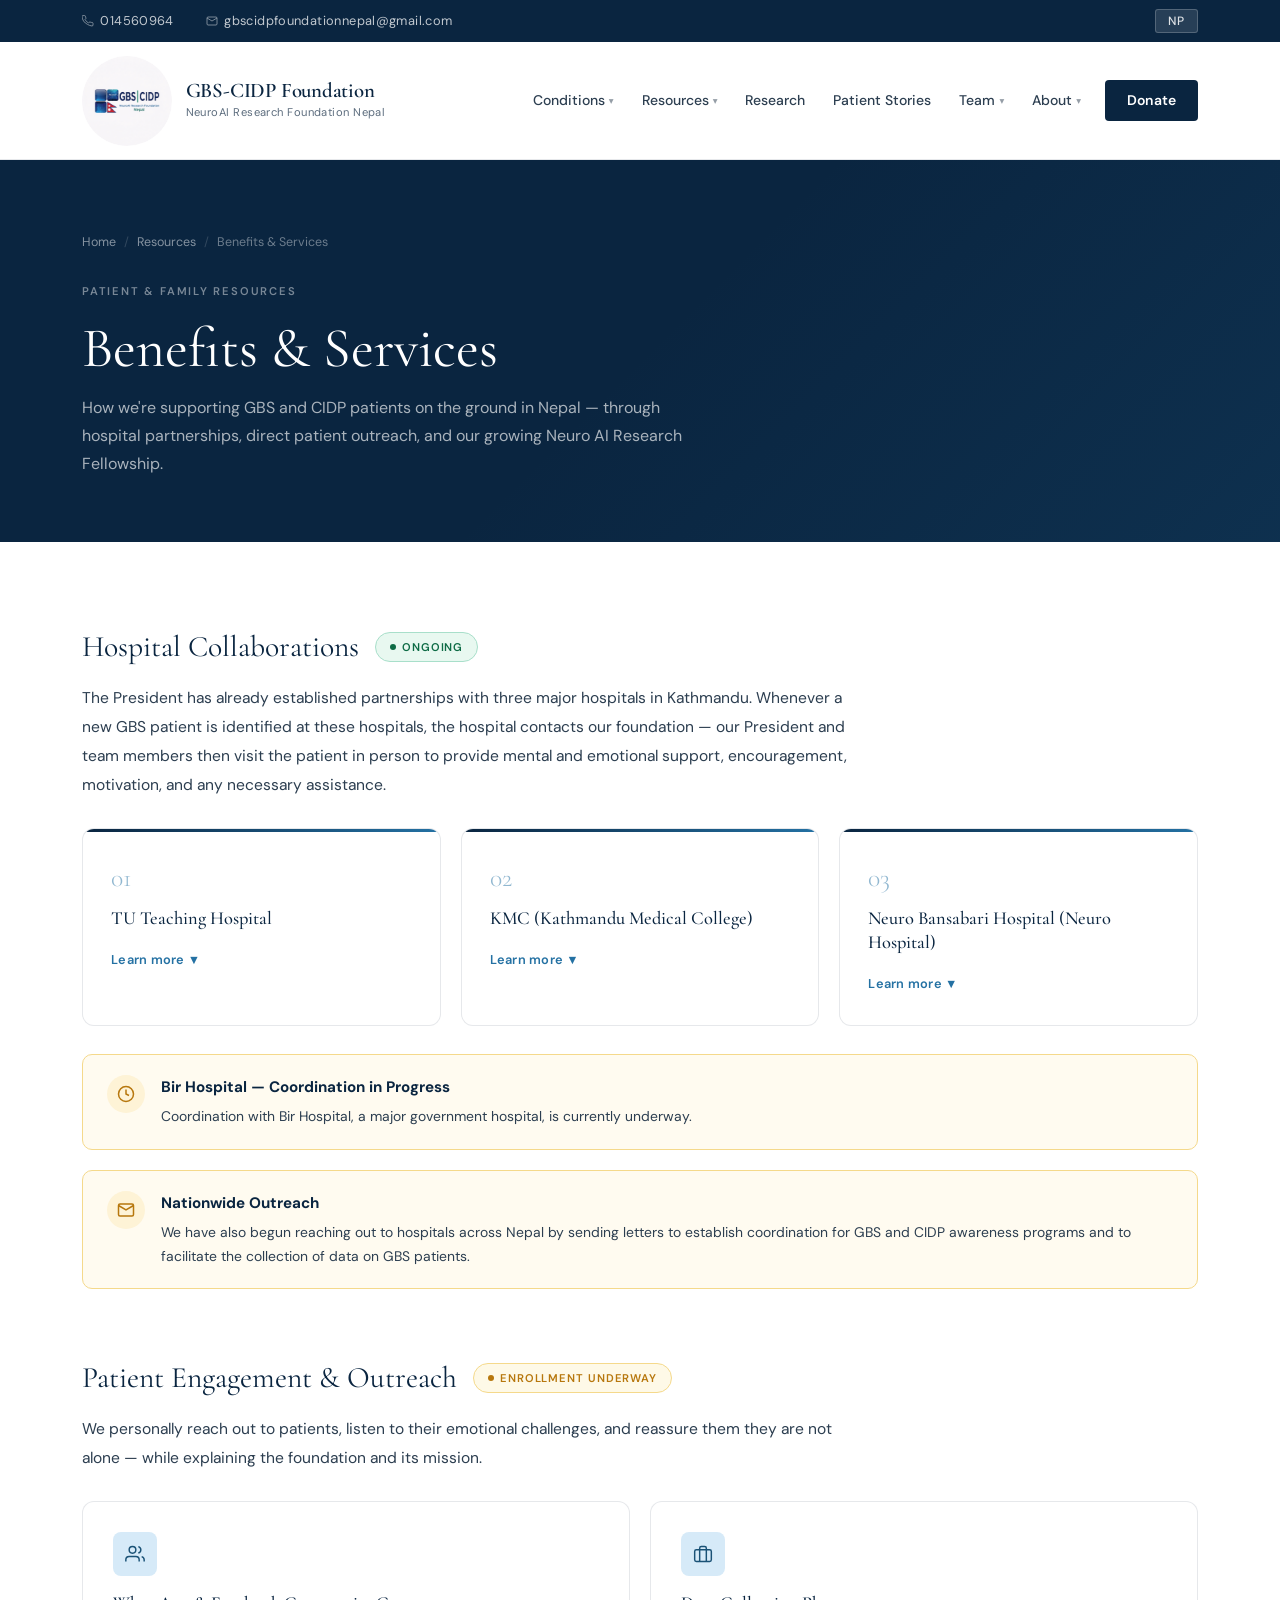
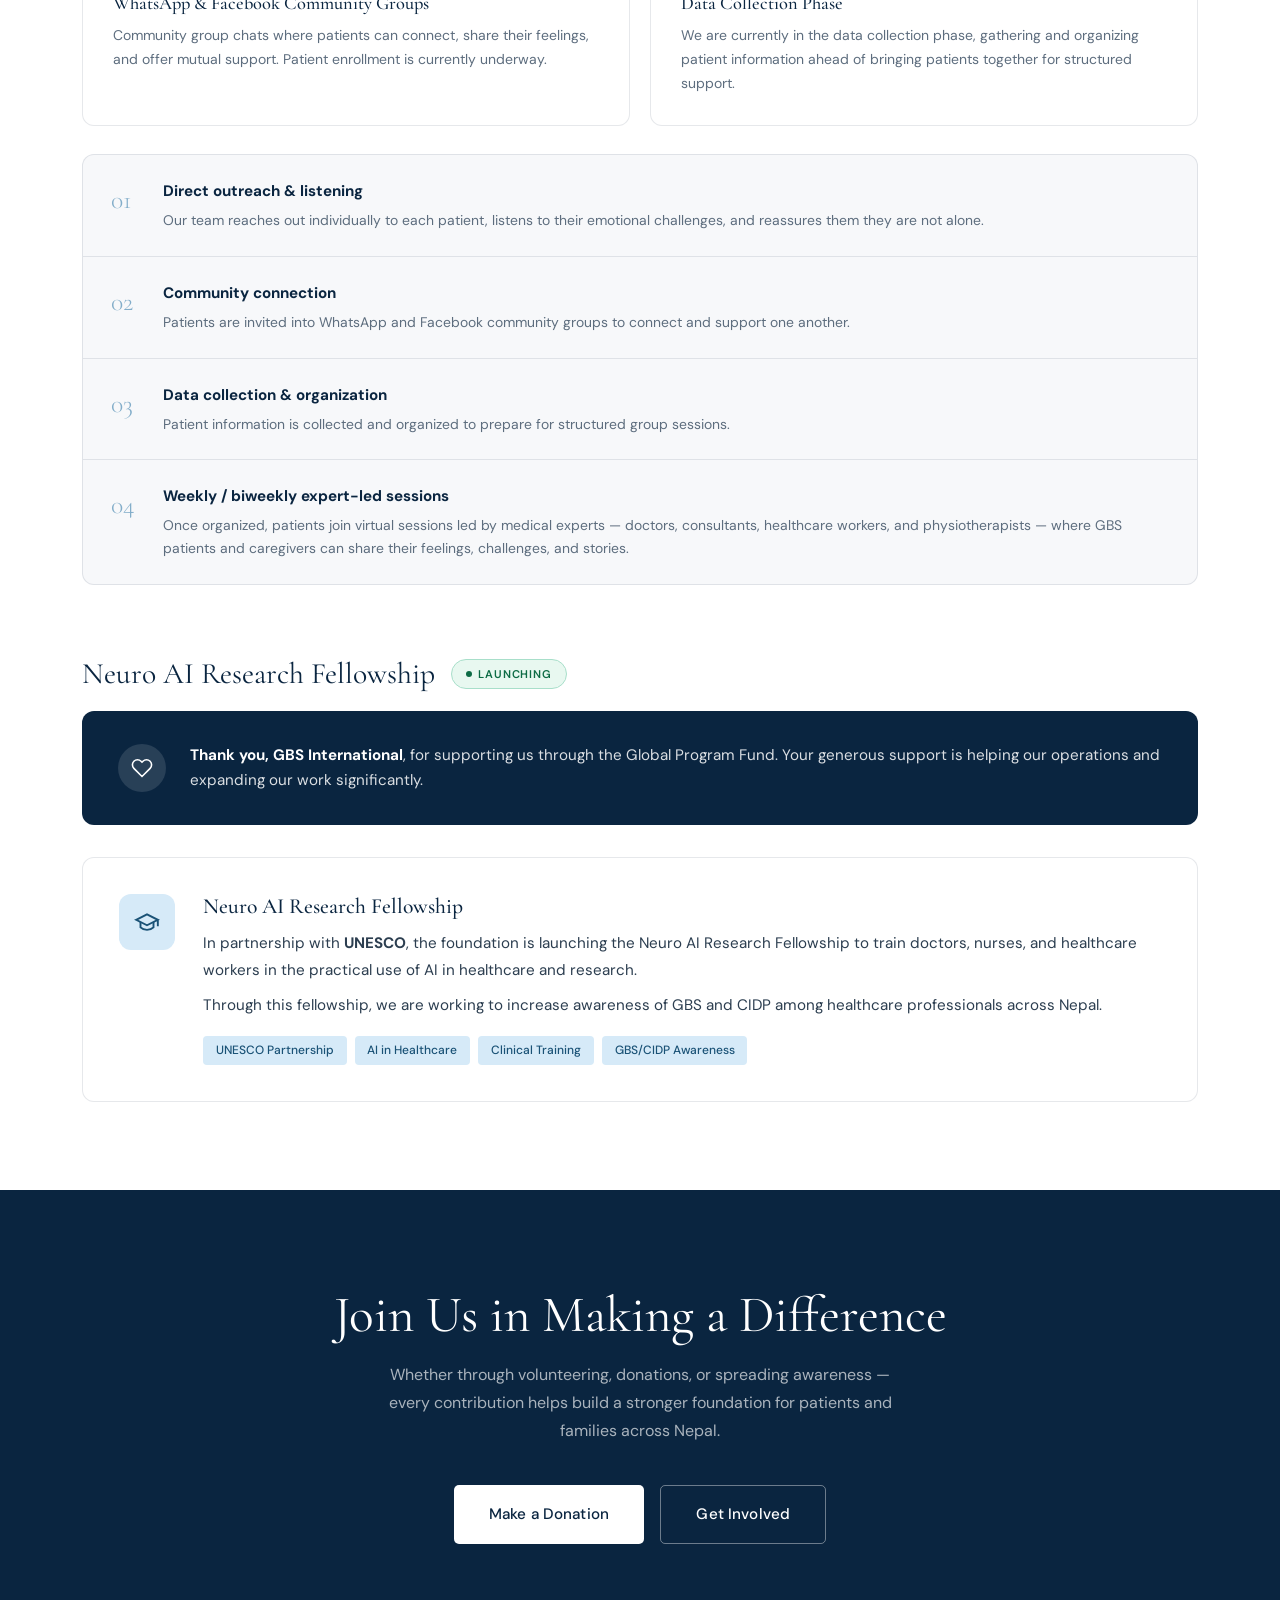
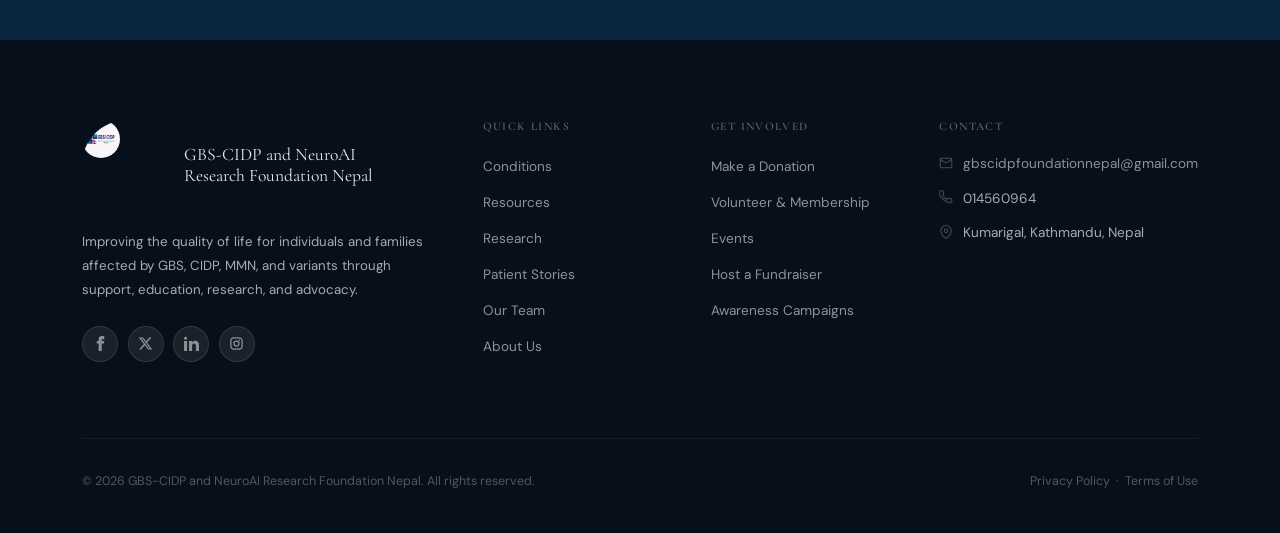
<file: benefits-services.html>
<!DOCTYPE html>
<html lang="en">
<head>
    <meta charset="UTF-8">
    <meta name="viewport" content="width=device-width, initial-scale=1.0">

    <meta name="description" content="Benefits & Services — Hospital collaborations, patient engagement, and the Neuro AI Research Fellowship. GBS-CIDP and NeuroAI Research Foundation Nepal.">
    <title>Benefits &amp; Services | GBS-CIDP &amp; NeuroAI Research Foundation Nepal</title>

    <link rel="preconnect" href="https://fonts.googleapis.com">
    <link rel="preconnect" href="https://fonts.gstatic.com" crossorigin>
    <link href="https://fonts.googleapis.com/css2?family=Cormorant+Garamond:ital,wght@0,300;0,400;0,500;0,600;0,700;1,300;1,400&family=DM+Sans:wght@300;400;500;600&display=swap" rel="stylesheet">

    <style>
        /* ============================================
           RESET & VARIABLES
        ============================================ */
        *, *::before, *::after { margin: 0; padding: 0; box-sizing: border-box; }

        :root {
            --blue-deep:    #0A2540;
            --blue-mid:     #1A5276;
            --blue-bright:  #2471A3;
            --blue-pale:    #D6EAF8;
            --teal:         #148F77;
            --warm-white:   #F7F8FA;
            --off-white:    #EEF1F5;
            --text-dark:    #0A2540;
            --text-mid:     #2C3E50;
            --text-light:   #5D6D7E;
            --white:        #FFFFFF;
            --border:       rgba(10,37,64,0.1);

            --font-display: 'Cormorant Garamond', Georgia, serif;
            --font-body:    'DM Sans', system-ui, sans-serif;

            --transition: 0.35s cubic-bezier(0.4,0,0.2,1);
            --shadow-sm:  0 1px 3px rgba(10,37,64,0.08);
            --shadow-md:  0 4px 16px rgba(10,37,64,0.1);
            --shadow-lg:  0 12px 40px rgba(10,37,64,0.15);
        }

        html { scroll-behavior: smooth; font-size: 16px; }

        body {
            font-family: var(--font-body);
            color: var(--text-dark);
            background: var(--white);
            line-height: 1.65;
            overflow-x: hidden;
        }

        h1,h2,h3,h4,h5 {
            font-family: var(--font-display);
            line-height: 1.15;
            color: var(--blue-deep);
        }

        a { color: var(--blue-bright); text-decoration: none; transition: var(--transition); }
        a:hover { color: var(--blue-deep); }
        img { max-width: 100%; height: auto; display: block; }
        p { line-height: 1.75; }

        .container {
            max-width: 1180px;
            margin: 0 auto;
            padding: 0 2rem;
        }

        /* ============================================
           TOP BAR
        ============================================ */
        .top-bar {
            background: var(--blue-deep);
            color: rgba(255,255,255,0.75);
            font-size: 0.8rem;
            letter-spacing: 0.03em;
            padding: 0.55rem 0;
        }
        .top-bar .container { display: flex; justify-content: space-between; align-items: center; }
        .top-bar-left { display: flex; gap: 2rem; }
        .top-bar-left span { display: flex; align-items: center; gap: 0.4rem; }
        .top-bar svg { opacity: 0.6; }
        .top-bar a { color: rgba(255,255,255,0.75); }
        .top-bar a:hover { color: var(--white); }
        .lang-btn {
            background: rgba(255,255,255,0.12);
            border: 1px solid rgba(255,255,255,0.2);
            color: rgba(255,255,255,0.85);
            padding: 0.2rem 0.75rem;
            border-radius: 3px;
            font-size: 0.75rem;
            font-weight: 500;
            letter-spacing: 0.08em;
            cursor: pointer;
            font-family: var(--font-body);
            transition: var(--transition);
        }
        .lang-btn:hover { background: rgba(255,255,255,0.2); color: #fff; }

        /* ============================================
           NAVIGATION
        ============================================ */
        .navbar {
            background: var(--white);
            border-bottom: 1px solid var(--border);
            position: sticky;
            top: 0;
            z-index: 1000;
            transition: box-shadow var(--transition);
        }
        .navbar.scrolled { box-shadow: var(--shadow-md); }
        .nav-wrapper { display: flex; align-items: center; justify-content: space-between; padding: 0.85rem 0; }
        .logo { display: flex; align-items: center; gap: 0.85rem; color: var(--blue-deep); }
        .logo-mark { width: 90px; height: 90px; border-radius: 50%; overflow: hidden; flex-shrink: 0; }
        .logo-mark svg { width: 24px; height: 24px; }
        .logo-title { font-family: var(--font-display); font-size: 1.3rem; font-weight: 600; letter-spacing: -0.01em; line-height: 1.1; color: var(--blue-deep); }
        .logo-sub { font-size: 0.7rem; color: var(--text-light); letter-spacing: 0.04em; font-weight: 400; }

        .nav-menu { display: flex; list-style: none; gap: 0.25rem; align-items: center; }
        .nav-menu > li > a {
            color: var(--text-mid);
            font-size: 0.875rem;
            font-weight: 500;
            padding: 0.5rem 0.75rem;
            border-radius: 4px;
            transition: var(--transition);
            display: flex; align-items: center; gap: 0.25rem;
        }
        .nav-menu > li > a:hover,
        .nav-menu > li > a.active { color: var(--blue-deep); background: var(--warm-white); }
        .nav-menu .arrow { font-size: 0.6rem; opacity: 0.5; transition: transform var(--transition); }
        .dropdown { position: relative; }
        .dropdown:hover .arrow { transform: rotate(180deg); }
        .dropdown-menu {
            position: absolute; top: calc(100% + 0.5rem); left: 0;
            background: var(--white);
            border: 1px solid var(--border);
            border-radius: 8px;
            box-shadow: var(--shadow-lg);
            padding: 0.5rem;
            min-width: 210px;
            list-style: none;
            opacity: 0; visibility: hidden;
            transform: translateY(-6px);
            transition: var(--transition);
        }
        .dropdown:hover .dropdown-menu { opacity: 1; visibility: visible; transform: translateY(0); }
        .dropdown-menu a { display: block; padding: 0.55rem 0.85rem; font-size: 0.85rem; color: var(--text-mid); border-radius: 5px; transition: var(--transition); }
        .dropdown-menu a:hover { background: var(--warm-white); color: var(--blue-deep); }

        .btn-donate-nav {
            background: var(--blue-deep);
            color: var(--white) !important;
            padding: 0.55rem 1.35rem !important;
            border-radius: 5px;
            font-weight: 600 !important;
            letter-spacing: 0.02em;
            margin-left: 0.5rem;
        }
        .btn-donate-nav:hover { background: var(--blue-mid) !important; transform: none; }

        .mobile-toggle { display: none; flex-direction: column; gap: 5px; background: none; border: none; cursor: pointer; padding: 0.4rem; }
        .mobile-toggle span { width: 22px; height: 2px; background: var(--blue-deep); border-radius: 2px; transition: var(--transition); }

        /* ============================================
           PAGE HERO BANNER
        ============================================ */
        .page-hero { background: var(--blue-deep); padding: 4.5rem 0 4rem; position: relative; overflow: hidden; }
        .page-hero::after {
            content: '';
            position: absolute; inset: 0;
            background: linear-gradient(135deg, transparent 50%, rgba(36,113,163,0.15) 100%);
            pointer-events: none;
        }
        .page-hero-content { position: relative; z-index: 1; }
        .page-hero .section-tag { color: rgba(255,255,255,0.45); }
        .page-hero h1 { color: var(--white); font-size: clamp(2rem,4.5vw,3.5rem); font-weight: 400; }
        .page-hero p  { color: rgba(255,255,255,0.65); max-width: 620px; margin-top: 0.85rem; font-size: 1rem; line-height: 1.75; }
        .breadcrumb { display: flex; gap: 0.5rem; align-items: center; font-size: 0.78rem; color: rgba(255,255,255,0.4); margin-bottom: 1.5rem; list-style: none; }
        .breadcrumb a { color: rgba(255,255,255,0.5); }
        .breadcrumb a:hover { color: rgba(255,255,255,0.85); }
        .breadcrumb li + li::before { content: '/'; margin-right: 0.5rem; opacity: 0.4; }

        /* ============================================
           BUTTONS
        ============================================ */
        .btn {
            display: inline-flex; align-items: center; gap: 0.4rem;
            padding: 0.8rem 1.85rem; border-radius: 5px;
            font-weight: 500; font-size: 0.9rem; letter-spacing: 0.01em;
            transition: var(--transition); border: none; cursor: pointer;
            font-family: var(--font-body); white-space: nowrap;
        }
        .btn-primary { background: var(--blue-deep); color: var(--white); }
        .btn-primary:hover { background: var(--blue-mid); color: var(--white); transform: translateY(-1px); box-shadow: 0 6px 20px rgba(10,37,64,0.25); }
        .btn-ghost { background: transparent; color: var(--white); border: 1px solid rgba(255,255,255,0.4); }
        .btn-ghost:hover { background: rgba(255,255,255,0.1); color: var(--white); border-color: rgba(255,255,255,0.7); }
        .btn-outline-dark { background: transparent; color: var(--blue-deep); border: 1.5px solid var(--blue-deep); }
        .btn-outline-dark:hover { background: var(--blue-deep); color: var(--white); }
        .btn-lg { padding: 1rem 2.2rem; font-size: 0.95rem; }

        /* ============================================
           SECTION DEFAULTS
        ============================================ */
        .section { padding: 5.5rem 0; }
        .section-alt { background: var(--warm-white); }

        .section-tag {
            display: inline-block;
            font-size: 0.7rem;
            font-weight: 600;
            letter-spacing: 0.16em;
            text-transform: uppercase;
            color: var(--blue-bright);
            margin-bottom: 1rem;
        }
        .section-title {
            font-family: var(--font-display);
            font-size: clamp(2rem, 3.5vw, 3rem);
            font-weight: 400;
            color: var(--blue-deep);
            margin-bottom: 1rem;
        }
        .section-sub { font-size: 1rem; color: var(--text-light); max-width: 640px; line-height: 1.75; }
        .section-header-center { text-align: center; }
        .section-header-center .section-sub { margin: 0 auto; }

        /* ============================================
           STATUS BADGES
        ============================================ */
        .status-badge {
            display: inline-flex;
            align-items: center;
            gap: 0.4rem;
            font-size: 0.7rem;
            font-weight: 600;
            letter-spacing: 0.08em;
            text-transform: uppercase;
            padding: 0.3rem 0.85rem;
            border-radius: 20px;
        }
        .status-active { background: #E8F8F0; color: #0D6B45; border: 1px solid #A8DFCA; }
        .status-progress { background: #FEF9E7; color: #B7770D; border: 1px solid #F5D98B; }
        .status-dot { width: 6px; height: 6px; border-radius: 50%; background: currentColor; animation: pulse 2s infinite; }
        @keyframes pulse { 0%,100% { opacity: 1; } 50% { opacity: 0.4; } }

        /* ============================================
           BENEFITS PAGE BLOCKS
        ============================================ */
        .benefits-block { margin-bottom: 4.5rem; }
        .benefits-block:last-child { margin-bottom: 0; }
        .block-heading { display: flex; align-items: center; gap: 1rem; flex-wrap: wrap; margin-bottom: 1.25rem; }
        .block-heading h2 { font-size: 1.85rem; font-weight: 400; margin: 0; }
        .benefits-block > p.block-intro {
            color: var(--text-mid);
            font-size: 0.975rem;
            line-height: 1.85;
            max-width: 780px;
            margin-bottom: 1.75rem;
        }

        /* Hospital cards */
        .hospital-grid {
            display: grid;
            grid-template-columns: repeat(3, 1fr);
            gap: 1.25rem;
            margin-bottom: 1.75rem;
        }
        .hospital-card {
            background: var(--white);
            border: 1px solid var(--border);
            border-radius: 12px;
            padding: 1.75rem;
            transition: var(--transition);
            position: relative;
            overflow: hidden;
        }
        .hospital-card::before {
            content: '';
            position: absolute; top: 0; left: 0; right: 0; height: 3px;
            background: linear-gradient(90deg, var(--blue-deep), var(--blue-bright));
        }
        .hospital-card:hover { border-color: rgba(36,113,163,0.3); box-shadow: var(--shadow-md); }
        .hospital-num {
            font-family: var(--font-display);
            font-size: 1.6rem;
            font-weight: 300;
            color: var(--blue-bright);
            opacity: 0.5;
            margin-bottom: 0.5rem;
        }
        .hospital-card h4 { font-family: var(--font-display); font-size: 1.15rem; font-weight: 500; color: var(--blue-deep); line-height: 1.3; margin-bottom: 0.5rem; }
        .hospital-toggle {
            display: inline-flex; align-items: center; gap: 0.35rem;
            font-size: 0.8rem; font-weight: 600;
            color: var(--blue-bright); background: none; border: none;
            cursor: pointer; font-family: var(--font-body);
            padding: 0; margin-top: 0.75rem; letter-spacing: 0.02em;
            transition: color var(--transition);
        }
        .hospital-toggle:hover { color: var(--blue-deep); }
        .hospital-toggle .chevron { font-size: 0.6rem; transition: transform 0.3s ease; display: inline-block; }
        .hospital-toggle[aria-expanded="true"] .chevron { transform: rotate(180deg); }
        .hospital-detail {
            font-size: 0.85rem; color: var(--text-mid); line-height: 1.7;
            overflow: hidden;
            max-height: 0; opacity: 0;
            transition: max-height 0.45s ease, opacity 0.35s ease, padding 0.35s ease, margin 0.35s ease;
            border-top: 1px solid transparent;
            padding-top: 0; margin-top: 0;
        }
        .hospital-detail.open {
            max-height: 900px; opacity: 1;
            padding-top: 1rem; margin-top: 0.75rem;
            border-top-color: var(--border);
        }
        .hospital-detail p { font-size: 0.85rem; color: var(--text-mid); margin-bottom: 0.85rem; }
        .hospital-detail p:last-child { margin-bottom: 0; }
        .hospital-detail h5 {
            font-family: var(--font-body);
            font-size: 0.72rem; font-weight: 600;
            letter-spacing: 0.08em; text-transform: uppercase;
            color: var(--text-light);
            margin: 1rem 0 0.6rem;
        }
        .hospital-detail h5:first-child { margin-top: 0; }
        .hospital-detail-list { list-style: none; display: flex; flex-direction: column; gap: 0.5rem; }
        .hospital-detail-list li {
            display: flex; align-items: flex-start; gap: 0.6rem;
            font-size: 0.83rem; color: var(--text-mid); line-height: 1.6;
        }
        .hospital-detail-list li::before {
            content: '';
            width: 4px; height: 4px; background: var(--blue-bright);
            border-radius: 50%; flex-shrink: 0; margin-top: 0.55rem;
        }
        .hospital-detail-list strong { color: var(--blue-deep); font-weight: 600; }

        .in-progress-card {
            display: flex;
            gap: 1rem;
            align-items: flex-start;
            background: #FFFBF0;
            border: 1px solid #F5D98B;
            border-radius: 10px;
            padding: 1.25rem 1.5rem;
            margin-bottom: 1.25rem;
        }
        .in-progress-icon {
            width: 38px; height: 38px;
            background: #FEF3D6;
            border-radius: 50%;
            display: flex; align-items: center; justify-content: center;
            flex-shrink: 0;
        }
        .in-progress-icon svg { width: 18px; height: 18px; color: #B7770D; }
        .in-progress-card strong { display: block; font-size: 0.95rem; color: var(--text-dark); margin-bottom: 0.25rem; }
        .in-progress-card p { margin: 0; font-size: 0.87rem; color: var(--text-mid); }

        .flow-item {
            display: flex;
            gap: 1rem;
            align-items: flex-start;
            padding: 1rem 0;
            border-bottom: 1px solid var(--border);
        }
        .flow-item:last-child { border-bottom: none; }
        .flow-dot {
            width: 8px; height: 8px;
            background: var(--blue-bright);
            border-radius: 50%;
            flex-shrink: 0;
            margin-top: 0.5rem;
        }
        .flow-item p { margin: 0; font-size: 0.92rem; color: var(--text-mid); line-height: 1.7; }

        /* Outreach cards */
        .outreach-grid {
            display: grid;
            grid-template-columns: repeat(2, 1fr);
            gap: 1.25rem;
            margin-top: 0.5rem;
        }
        .outreach-card {
            background: var(--white);
            border: 1px solid var(--border);
            border-radius: 12px;
            padding: 1.85rem;
            display: flex;
            flex-direction: column;
        }
        .outreach-icon {
            width: 44px; height: 44px;
            background: var(--blue-pale);
            border-radius: 8px;
            display: flex; align-items: center; justify-content: center;
            margin-bottom: 1.1rem;
        }
        .outreach-icon svg { width: 20px; height: 20px; color: var(--blue-mid); }
        .outreach-card h4 { font-family: var(--font-display); font-size: 1.15rem; font-weight: 500; margin-bottom: 0.6rem; }
        .outreach-card p { font-size: 0.875rem; color: var(--text-light); line-height: 1.7; margin: 0; }

        .process-steps {
            display: flex;
            flex-direction: column;
            gap: 0;
            margin-top: 1.75rem;
            background: var(--warm-white);
            border: 1px solid var(--border);
            border-radius: 12px;
            overflow: hidden;
        }
        .process-step {
            display: flex;
            gap: 1.25rem;
            align-items: flex-start;
            padding: 1.5rem 1.75rem;
            border-bottom: 1px solid var(--border);
        }
        .process-step:last-child { border-bottom: none; }
        .process-num {
            font-family: var(--font-display);
            font-size: 1.6rem;
            font-weight: 300;
            color: var(--blue-bright);
            opacity: 0.55;
            flex-shrink: 0;
            min-width: 2rem;
        }
        .process-step strong { display: block; font-size: 0.95rem; color: var(--blue-deep); margin-bottom: 0.3rem; }
        .process-step p { margin: 0; font-size: 0.87rem; color: var(--text-light); line-height: 1.65; }

        /* Fellowship section */
        .thanks-banner {
            background: var(--blue-deep);
            border-radius: 12px;
            padding: 2rem 2.25rem;
            display: flex;
            align-items: center;
            gap: 1.5rem;
            margin-bottom: 2rem;
        }
        .thanks-icon {
            width: 48px; height: 48px;
            background: rgba(255,255,255,0.12);
            border-radius: 50%;
            display: flex; align-items: center; justify-content: center;
            flex-shrink: 0;
        }
        .thanks-icon svg { width: 22px; height: 22px; color: white; }
        .thanks-banner p { margin: 0; color: rgba(255,255,255,0.85); font-size: 0.95rem; line-height: 1.65; }
        .thanks-banner strong { color: white; }

        .fellowship-card {
            background: var(--white);
            border: 1px solid var(--border);
            border-radius: 12px;
            padding: 2.25rem;
            display: grid;
            grid-template-columns: auto 1fr;
            gap: 1.75rem;
            align-items: flex-start;
        }
        .fellowship-icon {
            width: 56px; height: 56px;
            background: var(--blue-pale);
            border-radius: 12px;
            display: flex; align-items: center; justify-content: center;
            flex-shrink: 0;
        }
        .fellowship-icon svg { width: 26px; height: 26px; color: var(--blue-mid); }
        .fellowship-card h4 { font-family: var(--font-display); font-size: 1.35rem; font-weight: 500; margin-bottom: 0.65rem; }
        .fellowship-card p { font-size: 0.95rem; color: var(--text-mid); line-height: 1.8; margin-bottom: 0.5rem; }
        .fellowship-tags { display: flex; gap: 0.5rem; flex-wrap: wrap; margin-top: 1rem; }
        .fellowship-tag {
            font-size: 0.75rem;
            font-weight: 500;
            color: var(--blue-mid);
            background: var(--blue-pale);
            padding: 0.3rem 0.8rem;
            border-radius: 4px;
        }

        /* ============================================
           CTA SECTION
        ============================================ */
        .cta-section { background: var(--blue-deep); padding: 6rem 0; text-align: center; }
        .cta-section h2 { font-family: var(--font-display); font-size: clamp(2rem,4vw,3.2rem); font-weight: 400; color: var(--white); margin-bottom: 1rem; }
        .cta-section p { font-size: 1rem; color: rgba(255,255,255,0.65); max-width: 540px; margin: 0 auto 2.5rem; line-height: 1.75; }
        .cta-buttons { display: flex; gap: 1rem; justify-content: center; flex-wrap: wrap; }

        /* ============================================
           FOOTER
        ============================================ */
        .footer { background: #060F1A; color: rgba(255,255,255,0.65); padding: 5rem 0 2.5rem; }
        .footer-grid { display: grid; grid-template-columns: 2fr 1fr 1fr 1.5fr; gap: 3.5rem; margin-bottom: 3.5rem; }
        .footer-brand { margin-bottom: 1.25rem; }
        .footer-logo-wrap { display: flex; align-items: center; gap: 0.75rem; margin-bottom: 1.25rem; }
        .footer-logo-mark { width: 38px; height: 38px; background: rgba(255,255,255,0.1); border-radius: 50%; display: flex; align-items: center; justify-content: center; }
        .footer-logo-mark svg { width: 20px; height: 20px; }
        .footer-logo-name { font-family: var(--font-display); font-size: 1.1rem; color: rgba(255,255,255,0.9); line-height: 1.2; }
        .footer-brand p { font-size: 0.83rem; line-height: 1.8; }
        .social-links { display: flex; gap: 0.6rem; margin-top: 1.5rem; }
        .social-links a { width: 36px; height: 36px; background: rgba(255,255,255,0.08); border: 1px solid rgba(255,255,255,0.1); border-radius: 50%; display: flex; align-items: center; justify-content: center; transition: var(--transition); color: rgba(255,255,255,0.5); }
        .social-links a:hover { background: rgba(255,255,255,0.15); color: rgba(255,255,255,0.9); }
        .social-links svg { width: 15px; height: 15px; fill: currentColor; }
        .footer-col h4 { font-size: 0.72rem; font-weight: 600; letter-spacing: 0.12em; text-transform: uppercase; color: rgba(255,255,255,0.35); margin-bottom: 1.25rem; }
        .footer-col ul { list-style: none; display: flex; flex-direction: column; gap: 0.6rem; }
        .footer-col ul a { font-size: 0.85rem; color: rgba(255,255,255,0.55); transition: var(--transition); }
        .footer-col ul a:hover { color: rgba(255,255,255,0.9); }
        .contact-item { display: flex; align-items: flex-start; gap: 0.6rem; font-size: 0.85rem; margin-bottom: 0.75rem; }
        .contact-item svg { width: 14px; height: 14px; opacity: 0.4; flex-shrink: 0; margin-top: 0.15rem; }
        .contact-item a { color: rgba(255,255,255,0.55); }
        .contact-item a:hover { color: rgba(255,255,255,0.9); }
        .footer-bottom { border-top: 1px solid rgba(255,255,255,0.06); padding-top: 2rem; display: flex; justify-content: space-between; align-items: center; flex-wrap: wrap; gap: 0.75rem; }
        .footer-bottom p { font-size: 0.78rem; color: rgba(255,255,255,0.3); }
        .footer-bottom a { color: rgba(255,255,255,0.3); }
        .footer-bottom a:hover { color: rgba(255,255,255,0.7); }

        /* ============================================
           RESPONSIVE
        ============================================ */
        @media (max-width: 992px) {
            .nav-menu { display: none; }
            .nav-menu.open {
                display: flex; flex-direction: column;
                position: absolute; top: 100%; left: 0; right: 0;
                background: var(--white);
                border-top: 1px solid var(--border);
                padding: 1rem;
                box-shadow: var(--shadow-lg);
                gap: 0.25rem;
                z-index: 999;
            }
            .nav-menu.open .dropdown-menu { position: static; opacity: 1; visibility: visible; transform: none; box-shadow: none; border: none; padding: 0 0 0 1rem; background: transparent; }
            .mobile-toggle { display: flex; }
            .navbar { position: relative; }
            .nav-wrapper { position: relative; }
            .hospital-grid { grid-template-columns: 1fr; }
            .outreach-grid { grid-template-columns: 1fr; }
            .fellowship-card { grid-template-columns: 1fr; }
            .footer-grid { grid-template-columns: repeat(2, 1fr); gap: 2rem; }
        }

        @media (max-width: 640px) {
            .container { padding: 0 1.25rem; }
            .section { padding: 3.5rem 0; }
            .footer-grid { grid-template-columns: 1fr; }
            .footer-bottom { flex-direction: column; text-align: center; }
            .page-hero { padding: 3rem 0 2.5rem; }
            .thanks-banner { flex-direction: column; text-align: center; }
        }
    </style>
</head>
<body>

    <!-- Top Bar -->
    <div class="top-bar">
        <div class="container">
            <div class="top-bar-left">
                <span>
                    <svg width="12" height="12" viewBox="0 0 24 24" fill="none" stroke="currentColor" stroke-width="2"><path d="M22 16.92v3a2 2 0 01-2.18 2 19.79 19.79 0 01-8.63-3.07A19.5 19.5 0 013.07 12a19.79 19.79 0 01-3.07-8.67A2 2 0 012 1.18h3a2 2 0 012 1.72c.127.96.361 1.903.7 2.81a2 2 0 01-.45 2.11L6.09 9a16 16 0 006.91 6.91l1.27-1.27a2 2 0 012.11-.45c.907.339 1.85.573 2.81.7A2 2 0 0122 16.92z"/></svg>
                    014560964
                </span>
                <span>
                    <svg width="12" height="12" viewBox="0 0 24 24" fill="none" stroke="currentColor" stroke-width="2"><path d="M4 4h16c1.1 0 2 .9 2 2v12c0 1.1-.9 2-2 2H4c-1.1 0-2-.9-2-2V6c0-1.1.9-2 2-2z"/><polyline points="22,6 12,12 2,6"/></svg>
                    gbscidpfoundationnepal@gmail.com
                </span>
            </div>
            <button class="lang-btn">NP</button>
        </div>
    </div>

    <!-- Navigation -->
    <nav class="navbar" id="navbar">
        <div class="container">
            <div class="nav-wrapper">
                <a href="index.html" class="logo">
                    <div class="logo-mark">
                        <img src="gbs.png" alt="GBS-CIDP Foundation Logo"
                             style="width:90px; height:90px; border-radius:50%; object-fit:cover; display:block;">
                    </div>
                    <div>
                        <div class="logo-title">GBS-CIDP Foundation</div>
                        <div class="logo-sub">NeuroAI Research Foundation Nepal</div>
                    </div>
                </a>

                <button class="mobile-toggle" id="mobileToggle" aria-label="Menu">
                    <span></span><span></span><span></span>
                </button>

                <ul class="nav-menu" id="navMenu">
                    <li class="dropdown">
                        <a href="index.html#conditions">Conditions <span class="arrow">▾</span></a>
                        <ul class="dropdown-menu">
                            <li><a href="index.html#conditions" data-tab="gbs">Guillain-Barré Syndrome (GBS)</a></li>
                            <li><a href="index.html#conditions" data-tab="cidp">CIDP</a></li>
                            <li><a href="index.html#conditions" data-tab="mmn">MMN</a></li>
                            <li><a href="index.html#conditions">Medical Glossary</a></li>
                        </ul>
                    </li>
                    <li class="dropdown">
                        <a href="index.html#resources">Resources <span class="arrow">▾</span></a>
                        <ul class="dropdown-menu">
                            <li><a href="comingsoon.html">Publications</a></li>
                            <li><a href="index.html#educational-videos">Educational Videos</a></li>
                            <li><a href="index.html#find-specialist">Find a Specialist</a></li>
                            <li><a href="icu-toolkit.html">ICU Toolkit</a></li>
                            <li><a href="benefits-services.html">Benefits &amp; Services</a></li>
                            <li><a href="index.html#hcp">For Healthcare Professionals</a></li>
                        </ul>
                    </li>
                    <li><a href="index.html#research">Research</a></li>
                    <li><a href="index.html#patient-stories">Patient Stories</a></li>
                    <li class="dropdown">
                        <a href="team.html">Team <span class="arrow">▾</span></a>
                        <ul class="dropdown-menu">
                            <li><a href="team.html#board">Board of Directors</a></li>
                            <li><a href="team.html#management">Management Team</a></li>
                            <li><a href="team.html#medical">Medical Board</a></li>
                            <li><a href="team.html#advisors">Advisors</a></li>
                        </ul>
                    </li>
                    <li class="dropdown">
                        <a href="index.html#about">About <span class="arrow">▾</span></a>
                        <ul class="dropdown-menu">
                            <li><a href="index.html#about">Our Story</a></li>
                            <li><a href="index.html#about">Our Mission</a></li>
                            <li><a href="index.html#research">Research</a></li>
                            <li><a href="index.html#patient-stories">Patient Stories</a></li>
                        </ul>
                    </li>
                    <li><a href="https://docs.google.com/forms/d/1n8eYdUvExKU20zgdUrQXqv4rXbWNGEQRfSBQEt6K35Q" class="btn-donate-nav">Donate</a></li>
                </ul>
            </div>
        </div>
    </nav>

    <!-- PAGE HERO -->
    <div class="page-hero">
        <div class="container">
            <div class="page-hero-content">
                <ul class="breadcrumb">
                    <li><a href="index.html">Home</a></li>
                    <li><a href="index.html#resources">Resources</a></li>
                    <li>Benefits &amp; Services</li>
                </ul>
                <span class="section-tag">Patient &amp; Family Resources</span>
                <h1>Benefits &amp; Services</h1>
                <p>How we're supporting GBS and CIDP patients on the ground in Nepal — through hospital partnerships, direct patient outreach, and our growing Neuro AI Research Fellowship.</p>
            </div>
        </div>
    </div>

    <!-- PAGE CONTENT -->
    <section class="section">
        <div class="container">

            <!-- Hospital Collaborations -->
            <div class="benefits-block">
                <div class="block-heading">
                    <h2>Hospital Collaborations</h2>
                    <span class="status-badge status-active"><span class="status-dot"></span>Ongoing</span>
                </div>
                <p class="block-intro">The President has already established partnerships with three major hospitals in Kathmandu. Whenever a new GBS patient is identified at these hospitals, the hospital contacts our foundation — our President and team members then visit the patient in person to provide mental and emotional support, encouragement, motivation, and any necessary assistance.</p>

                <div class="hospital-grid">
                    <div class="hospital-card">
                        <div class="hospital-num">01</div>
                        <h4>TU Teaching Hospital</h4>
                        <button class="hospital-toggle" aria-expanded="false" data-hosp="tuth">Learn more <span class="chevron">&#9660;</span></button>
                        <div class="hospital-detail" id="hosp-tuth">
                            <p>Tribhuvan University Teaching Hospital (TUTH) is the premier public medical and referral center in Nepal, located in Maharajgunj, Kathmandu.</p>
                            <h5>Overview &amp; History</h5>
                            <ul class="hospital-detail-list">
                                <li><strong>Establishment:</strong> Opened in March 1986 following a 1981 cooperation agreement with the Japanese government.</li>
                                <li><strong>Capacity:</strong> Expanded from an initial 301 beds to roughly 750–850 beds today.</li>
                                <li><strong>Affiliation:</strong> Serves as the primary clinical teaching ground for the Institute of Medicine (IOM) under Tribhuvan University.</li>
                            </ul>
                            <h5>Key Functions</h5>
                            <ul class="hospital-detail-list">
                                <li><strong>Medical Education:</strong> Trains undergraduate and postgraduate students in medicine, nursing, dentistry, and allied health sciences.</li>
                                <li><strong>Healthcare Services:</strong> Operates 22 specialized departments — ranging from general emergency care (24/7) to advanced procedures like open-heart surgery, neurology, and kidney transplants.</li>
                                <li><strong>Research:</strong> Functions as a leading national hub for biomedical and health sciences research.</li>
                            </ul>
                        </div>
                    </div>
                    <div class="hospital-card">
                        <div class="hospital-num">02</div>
                        <h4>KMC (Kathmandu Medical College)</h4>
                        <button class="hospital-toggle" aria-expanded="false" data-hosp="kmc">Learn more <span class="chevron">&#9660;</span></button>
                        <div class="hospital-detail" id="hosp-kmc">
                            <p>Kathmandu Medical College (KMC) is a medical education and healthcare institution in Nepal, affiliated with Kathmandu University. Established in 1997, KMC operates teaching hospitals in Sinamangal and Duwakot, Kathmandu, providing medical education, specialized healthcare, and clinical training.</p>
                            <h5>Overview &amp; History</h5>
                            <ul class="hospital-detail-list">
                                <li><strong>Establishment:</strong> Founded in 1997.</li>
                                <li><strong>Affiliation:</strong> Affiliated with Kathmandu University.</li>
                                <li><strong>Locations:</strong> Teaching hospitals in Sinamangal and Duwakot, Kathmandu.</li>
                                <li><strong>Focus:</strong> Combines medical education, patient care, clinical training, and research.</li>
                            </ul>
                            <h5>Key Functions</h5>
                            <ul class="hospital-detail-list">
                                <li><strong>Healthcare Services:</strong> Provides care across a wide range of specialties, including Neurology, Neurosurgery, Internal Medicine, Cardiology, Nephrology, Psychiatry, and Physiotherapy.</li>
                                <li><strong>Neurological Care:</strong> Has dedicated Neurology and Neurosurgery services for patients with neurological and neurosurgical conditions.</li>
                                <li><strong>Emergency &amp; Critical Care:</strong> Provides emergency and critical-care services for patients requiring immediate or specialized treatment.</li>
                                <li><strong>Medical Education:</strong> Provides undergraduate and postgraduate medical education and clinical training.</li>
                                <li><strong>Diagnostics:</strong> Offers diagnostic services and medical technologies to support patient evaluation and treatment.</li>
                                <li><strong>Research &amp; Training:</strong> Supports clinical research, medical education, and specialist training, including postgraduate training in Neurosurgery.</li>
                            </ul>
                        </div>
                    </div>
                    <div class="hospital-card">
                        <div class="hospital-num">03</div>
                        <h4>Neuro Bansabari Hospital (Neuro Hospital)</h4>
                        <button class="hospital-toggle" aria-expanded="false" data-hosp="neuro">Learn more <span class="chevron">&#9660;</span></button>
                        <div class="hospital-detail" id="hosp-neuro">
                            <p>Neuro Bansbari Hospital, also known as the Upendra Devkota Memorial National Institute of Neurological and Allied Sciences, is a specialized neurological hospital located in Bansbari, Kathmandu. Established in 2006 by the late Professor Dr. Upendra Devkota, the hospital focuses on the diagnosis, treatment, and rehabilitation of neurological and neurosurgical conditions.</p>
                            <h5>Overview &amp; History</h5>
                            <ul class="hospital-detail-list">
                                <li><strong>Establishment:</strong> Founded in 2006.</li>
                                <li><strong>Location:</strong> Bansbari, Kathmandu, Nepal.</li>
                                <li><strong>Specialization:</strong> Focuses primarily on neurology, neurosurgery, and related neurological conditions.</li>
                                <li><strong>Purpose:</strong> Established to provide specialized neurological care and advanced treatment within Nepal.</li>
                            </ul>
                            <h5>Key Functions</h5>
                            <ul class="hospital-detail-list">
                                <li><strong>Neurology:</strong> Provides diagnosis and treatment for conditions affecting the brain, spinal cord, and nervous system.</li>
                                <li><strong>Neurosurgery:</strong> Provides surgical treatment for brain and spinal disorders.</li>
                                <li><strong>Emergency &amp; Critical Care:</strong> Offers emergency neurological services and intensive care for serious conditions.</li>
                                <li><strong>Diagnostics:</strong> Provides neurological testing and imaging to assist with diagnosis and treatment.</li>
                                <li><strong>Rehabilitation:</strong> Offers physiotherapy and rehabilitation services to support recovery after neurological conditions and surgery.</li>
                                <li><strong>Research &amp; Training:</strong> Supports medical education, specialist training, and neurological research.</li>
                            </ul>
                        </div>
                    </div>
                </div>

                <div class="in-progress-card">
                    <div class="in-progress-icon">
                        <svg viewBox="0 0 24 24" fill="none" stroke="currentColor" stroke-width="2"><circle cx="12" cy="12" r="10"/><polyline points="12 6 12 12 16 14"/></svg>
                    </div>
                    <div>
                        <strong>Bir Hospital — Coordination in Progress</strong>
                        <p>Coordination with Bir Hospital, a major government hospital, is currently underway.</p>
                    </div>
                </div>

                <div class="in-progress-card">
                    <div class="in-progress-icon">
                        <svg viewBox="0 0 24 24" fill="none" stroke="currentColor" stroke-width="2"><path d="M4 4h16c1.1 0 2 .9 2 2v12c0 1.1-.9 2-2 2H4c-1.1 0-2-.9-2-2V6c0-1.1.9-2 2-2z"/><polyline points="22,6 12,12 2,6"/></svg>
                    </div>
                    <div>
                        <strong>Nationwide Outreach</strong>
                        <p>We have also begun reaching out to hospitals across Nepal by sending letters to establish coordination for GBS and CIDP awareness programs and to facilitate the collection of data on GBS patients.</p>
                    </div>
                </div>
            </div>

            <!-- Patient Engagement & Outreach -->
            <div class="benefits-block">
                <div class="block-heading">
                    <h2>Patient Engagement &amp; Outreach</h2>
                    <span class="status-badge status-progress"><span class="status-dot"></span>Enrollment Underway</span>
                </div>
                <p class="block-intro">We personally reach out to patients, listen to their emotional challenges, and reassure them they are not alone — while explaining the foundation and its mission.</p>

                <div class="outreach-grid">
                    <div class="outreach-card">
                        <div class="outreach-icon">
                            <svg viewBox="0 0 24 24" fill="none" stroke="currentColor" stroke-width="1.75"><path d="M17 21v-2a4 4 0 00-4-4H5a4 4 0 00-4 4v2"/><circle cx="9" cy="7" r="4"/><path d="M23 21v-2a4 4 0 00-3-3.87"/><path d="M16 3.13a4 4 0 010 7.75"/></svg>
                        </div>
                        <h4>WhatsApp &amp; Facebook Community Groups</h4>
                        <p>Community group chats where patients can connect, share their feelings, and offer mutual support. Patient enrollment is currently underway.</p>
                    </div>
                    <div class="outreach-card">
                        <div class="outreach-icon">
                            <svg viewBox="0 0 24 24" fill="none" stroke="currentColor" stroke-width="1.75"><rect x="2" y="7" width="20" height="14" rx="2" ry="2"/><path d="M16 21V5a2 2 0 00-2-2h-4a2 2 0 00-2 2v16"/></svg>
                        </div>
                        <h4>Data Collection Phase</h4>
                        <p>We are currently in the data collection phase, gathering and organizing patient information ahead of bringing patients together for structured support.</p>
                    </div>
                </div>

                <div class="process-steps">
                    <div class="process-step">
                        <div class="process-num">01</div>
                        <div><strong>Direct outreach &amp; listening</strong><p>Our team reaches out individually to each patient, listens to their emotional challenges, and reassures them they are not alone.</p></div>
                    </div>
                    <div class="process-step">
                        <div class="process-num">02</div>
                        <div><strong>Community connection</strong><p>Patients are invited into WhatsApp and Facebook community groups to connect and support one another.</p></div>
                    </div>
                    <div class="process-step">
                        <div class="process-num">03</div>
                        <div><strong>Data collection &amp; organization</strong><p>Patient information is collected and organized to prepare for structured group sessions.</p></div>
                    </div>
                    <div class="process-step">
                        <div class="process-num">04</div>
                        <div><strong>Weekly / biweekly expert-led sessions</strong><p>Once organized, patients join virtual sessions led by medical experts — doctors, consultants, healthcare workers, and physiotherapists — where GBS patients and caregivers can share their feelings, challenges, and stories.</p></div>
                    </div>
                </div>
            </div>

            <!-- Neuro AI Research Fellowship -->
            <div class="benefits-block">
                <div class="block-heading">
                    <h2>Neuro AI Research Fellowship</h2>
                    <span class="status-badge status-active"><span class="status-dot"></span>Launching</span>
                </div>

                <div class="thanks-banner">
                    <div class="thanks-icon">
                        <svg viewBox="0 0 24 24" fill="none" stroke="currentColor" stroke-width="1.75"><path d="M20.84 4.61a5.5 5.5 0 00-7.78 0L12 5.67l-1.06-1.06a5.5 5.5 0 00-7.78 7.78l1.06 1.06L12 21.23l7.78-7.78 1.06-1.06a5.5 5.5 0 000-7.78z"/></svg>
                    </div>
                    <p><strong>Thank you, GBS International</strong>, for supporting us through the Global Program Fund. Your generous support is helping our operations and expanding our work significantly.</p>
                </div>

                <div class="fellowship-card">
                    <div class="fellowship-icon">
                        <svg viewBox="0 0 24 24" fill="none" stroke="currentColor" stroke-width="1.75"><path d="M22 10v6M2 10l10-5 10 5-10 5z"/><path d="M6 12v5c3 3 9 3 12 0v-5"/></svg>
                    </div>
                    <div>
                        <h4>Neuro AI Research Fellowship</h4>
                        <p>In partnership with <strong>UNESCO</strong>, the foundation is launching the Neuro AI Research Fellowship to train doctors, nurses, and healthcare workers in the practical use of AI in healthcare and research.</p>
                        <p>Through this fellowship, we are working to increase awareness of GBS and CIDP among healthcare professionals across Nepal.</p>
                        <div class="fellowship-tags">
                            <span class="fellowship-tag">UNESCO Partnership</span>
                            <span class="fellowship-tag">AI in Healthcare</span>
                            <span class="fellowship-tag">Clinical Training</span>
                            <span class="fellowship-tag">GBS/CIDP Awareness</span>
                        </div>
                    </div>
                </div>
            </div>

        </div>
    </section>

    <!-- CTA -->
    <section class="cta-section">
        <div class="container">
            <h2>Join Us in Making a Difference</h2>
            <p>Whether through volunteering, donations, or spreading awareness — every contribution helps build a stronger foundation for patients and families across Nepal.</p>
            <div class="cta-buttons">
                <a href="https://docs.google.com/forms/d/1n8eYdUvExKU20zgdUrQXqv4rXbWNGEQRfSBQEt6K35Q" class="btn btn-primary btn-lg" style="background:white;color:var(--blue-deep);">Make a Donation</a>
                <a href="index.html#about" class="btn btn-ghost btn-lg">Get Involved</a>
            </div>
        </div>
    </section>

    <!-- Footer -->
    <footer class="footer">
        <div class="container">
            <div class="footer-grid">
                <div class="footer-brand">
                    <div class="footer-logo-wrap">
                        <div class="logo-mark">
                            <img src="gbs.png" alt="GBS-CIDP Foundation Logo"
                                 style="width:38px; height:38px; border-radius:50%; object-fit:cover; display:block;">
                        </div>
                        <div class="footer-logo-name">GBS-CIDP and NeuroAI<br>Research Foundation Nepal</div>
                    </div>
                    <p>Improving the quality of life for individuals and families affected by GBS, CIDP, MMN, and variants through support, education, research, and advocacy.</p>
                    <div class="social-links">
                        <a href="https://www.facebook.com/profile.php?id=61584876545928" aria-label="Facebook"><svg viewBox="0 0 24 24" fill="currentColor"><path d="M9 8h-3v4h3v12h5v-12h3.642l.358-4h-4v-1.667c0-.955.192-1.333 1.115-1.333h2.885v-5h-3.808c-3.596 0-5.192 1.583-5.192 4.615v3.385z"/></svg></a>
                        <a href="#" aria-label="Twitter / X"><svg viewBox="0 0 24 24" fill="currentColor"><path d="M18.244 2.25h3.308l-7.227 8.26 8.502 11.24H16.17l-5.214-6.817L4.99 21.75H1.68l7.73-8.835L1.254 2.25H8.08l4.713 6.231zm-1.161 17.52h1.833L7.084 4.126H5.117z"/></svg></a>
                        <a href="https://www.linkedin.com/company/gbs-cidp-research-foundation-nepal" aria-label="LinkedIn"><svg viewBox="0 0 24 24" fill="currentColor"><path d="M4.98 3.5c0 1.381-1.11 2.5-2.48 2.5s-2.48-1.119-2.48-2.5c0-1.38 1.11-2.5 2.48-2.5s2.48 1.12 2.48 2.5zm.02 4.5h-5v16h5v-16zm7.982 0h-4.968v16h4.969v-8.399c0-4.67 6.029-5.052 6.029 0v8.399h4.988v-10.131c0-7.88-8.922-7.593-11.018-3.714v-2.155z"/></svg></a>
                        <a href="https://www.instagram.com/gbscidp_nepal/" aria-label="Instagram"><svg viewBox="0 0 24 24" fill="currentColor"><path d="M7.75 2C4.574 2 2 4.574 2 7.75v8.5C2 19.426 4.574 22 7.75 22h8.5C19.426 22 22 19.426 22 16.25v-8.5C22 4.574 19.426 2 16.25 2h-8.5zm0 2h8.5A3.75 3.75 0 0 1 20 7.75v8.5A3.75 3.75 0 0 1 16.25 20h-8.5A3.75 3.75 0 0 1 4 16.25v-8.5A3.75 3.75 0 0 1 7.75 4zm8.75 1.5a1.25 1.25 0 1 0 0 2.5 1.25 1.25 0 0 0 0-2.5zM12 7a5 5 0 1 0 0 10 5 5 0 0 0 0-10zm0 2a3 3 0 1 1 0 6 3 3 0 0 1 0-6z"/></svg></a>
                    </div>
                </div>
                <div class="footer-col">
                    <h4>Quick Links</h4>
                    <ul>
                        <li><a href="index.html#conditions">Conditions</a></li>
                        <li><a href="index.html#resources">Resources</a></li>
                        <li><a href="index.html#research">Research</a></li>
                        <li><a href="index.html#patient-stories">Patient Stories</a></li>
                        <li><a href="team.html">Our Team</a></li>
                        <li><a href="index.html#about">About Us</a></li>
                    </ul>
                </div>
                <div class="footer-col">
                    <h4>Get Involved</h4>
                    <ul>
                        <li><a href="https://docs.google.com/forms/d/1n8eYdUvExKU20zgdUrQXqv4rXbWNGEQRfSBQEt6K35Q">Make a Donation</a></li>
                        <li><a href="https://docs.google.com/forms/d/1n8eYdUvExKU20zgdUrQXqv4rXbWNGEQRfSBQEt6K35Q">Volunteer &amp; Membership</a></li>
                        <li><a href="https://docs.google.com/forms/d/1n8eYdUvExKU20zgdUrQXqv4rXbWNGEQRfSBQEt6K35Q">Events</a></li>
                        <li><a href="https://docs.google.com/forms/d/1n8eYdUvExKU20zgdUrQXqv4rXbWNGEQRfSBQEt6K35Q">Host a Fundraiser</a></li>
                        <li><a href="https://docs.google.com/forms/d/1n8eYdUvExKU20zgdUrQXqv4rXbWNGEQRfSBQEt6K35Q">Awareness Campaigns</a></li>
                    </ul>
                </div>
                <div class="footer-col">
                    <h4>Contact</h4>
                    <div class="contact-item">
                        <svg viewBox="0 0 24 24" fill="none" stroke="currentColor" stroke-width="1.75"><path d="M4 4h16c1.1 0 2 .9 2 2v12c0 1.1-.9 2-2 2H4c-1.1 0-2-.9-2-2V6c0-1.1.9-2 2-2z"/><polyline points="22,6 12,12 2,6"/></svg>
                        <a href="mailto:gbscidpfoundationnepal@gmail.com">gbscidpfoundationnepal@gmail.com</a>
                    </div>
                    <div class="contact-item">
                        <svg viewBox="0 0 24 24" fill="none" stroke="currentColor" stroke-width="1.75"><path d="M22 16.92v3a2 2 0 01-2.18 2 19.79 19.79 0 01-8.63-3.07A19.5 19.5 0 013.07 12a19.79 19.79 0 01-3.07-8.67A2 2 0 012 1.18h3a2 2 0 012 1.72c.127.96.361 1.903.7 2.81a2 2 0 01-.45 2.11L6.09 9a16 16 0 006.91 6.91l1.27-1.27a2 2 0 012.11-.45c.907.339 1.85.573 2.81.7A2 2 0 0122 16.92z"/></svg>
                        <span>014560964</span>
                    </div>
                    <div class="contact-item">
                        <svg viewBox="0 0 24 24" fill="none" stroke="currentColor" stroke-width="1.75"><path d="M21 10c0 7-9 13-9 13s-9-6-9-13a9 9 0 0118 0z"/><circle cx="12" cy="10" r="3"/></svg>
                        <span>Kumarigal, Kathmandu, Nepal</span>
                    </div>
                </div>
            </div>
            <div class="footer-bottom">
                <p>&copy; 2026 GBS-CIDP and NeuroAI Research Foundation Nepal. All rights reserved.</p>
                <p><a href="#privacy">Privacy Policy</a> &nbsp;&middot;&nbsp; <a href="#terms">Terms of Use</a></p>
            </div>
        </div>
    </footer>

    <script>
        // Navbar scroll shadow
        const navbar = document.getElementById('navbar');
        window.addEventListener('scroll', () => {
            navbar.classList.toggle('scrolled', window.scrollY > 20);
        });

        // Mobile menu toggle
        document.getElementById('mobileToggle').addEventListener('click', () => {
            document.getElementById('navMenu').classList.toggle('open');
        });

        // Close mobile menu on any link click
        document.querySelectorAll('.nav-menu a').forEach(l => {
            l.addEventListener('click', () => document.getElementById('navMenu').classList.remove('open'));
        });

        // Active nav link highlight
        (function () {
            const page = location.pathname.split('/').pop() || 'index.html';
            document.querySelectorAll('.nav-menu > li > a').forEach(a => {
                const href = a.getAttribute('href').split('#')[0];
                if (href === page) a.classList.add('active');
            });
        })();

        // Hospital card expand/collapse
        document.querySelectorAll('.hospital-toggle').forEach(function (btn) {
            btn.addEventListener('click', function () {
                const id = 'hosp-' + this.dataset.hosp;
                const detail = document.getElementById(id);
                const isOpen = detail.classList.contains('open');
                if (isOpen) {
                    detail.classList.remove('open');
                    this.setAttribute('aria-expanded', 'false');
                    this.innerHTML = 'Learn more <span class="chevron">&#9660;</span>';
                } else {
                    detail.classList.add('open');
                    this.setAttribute('aria-expanded', 'true');
                    this.innerHTML = 'Show less <span class="chevron">&#9660;</span>';
                }
            });
        });
    </script>

</body>
</html>
</file>
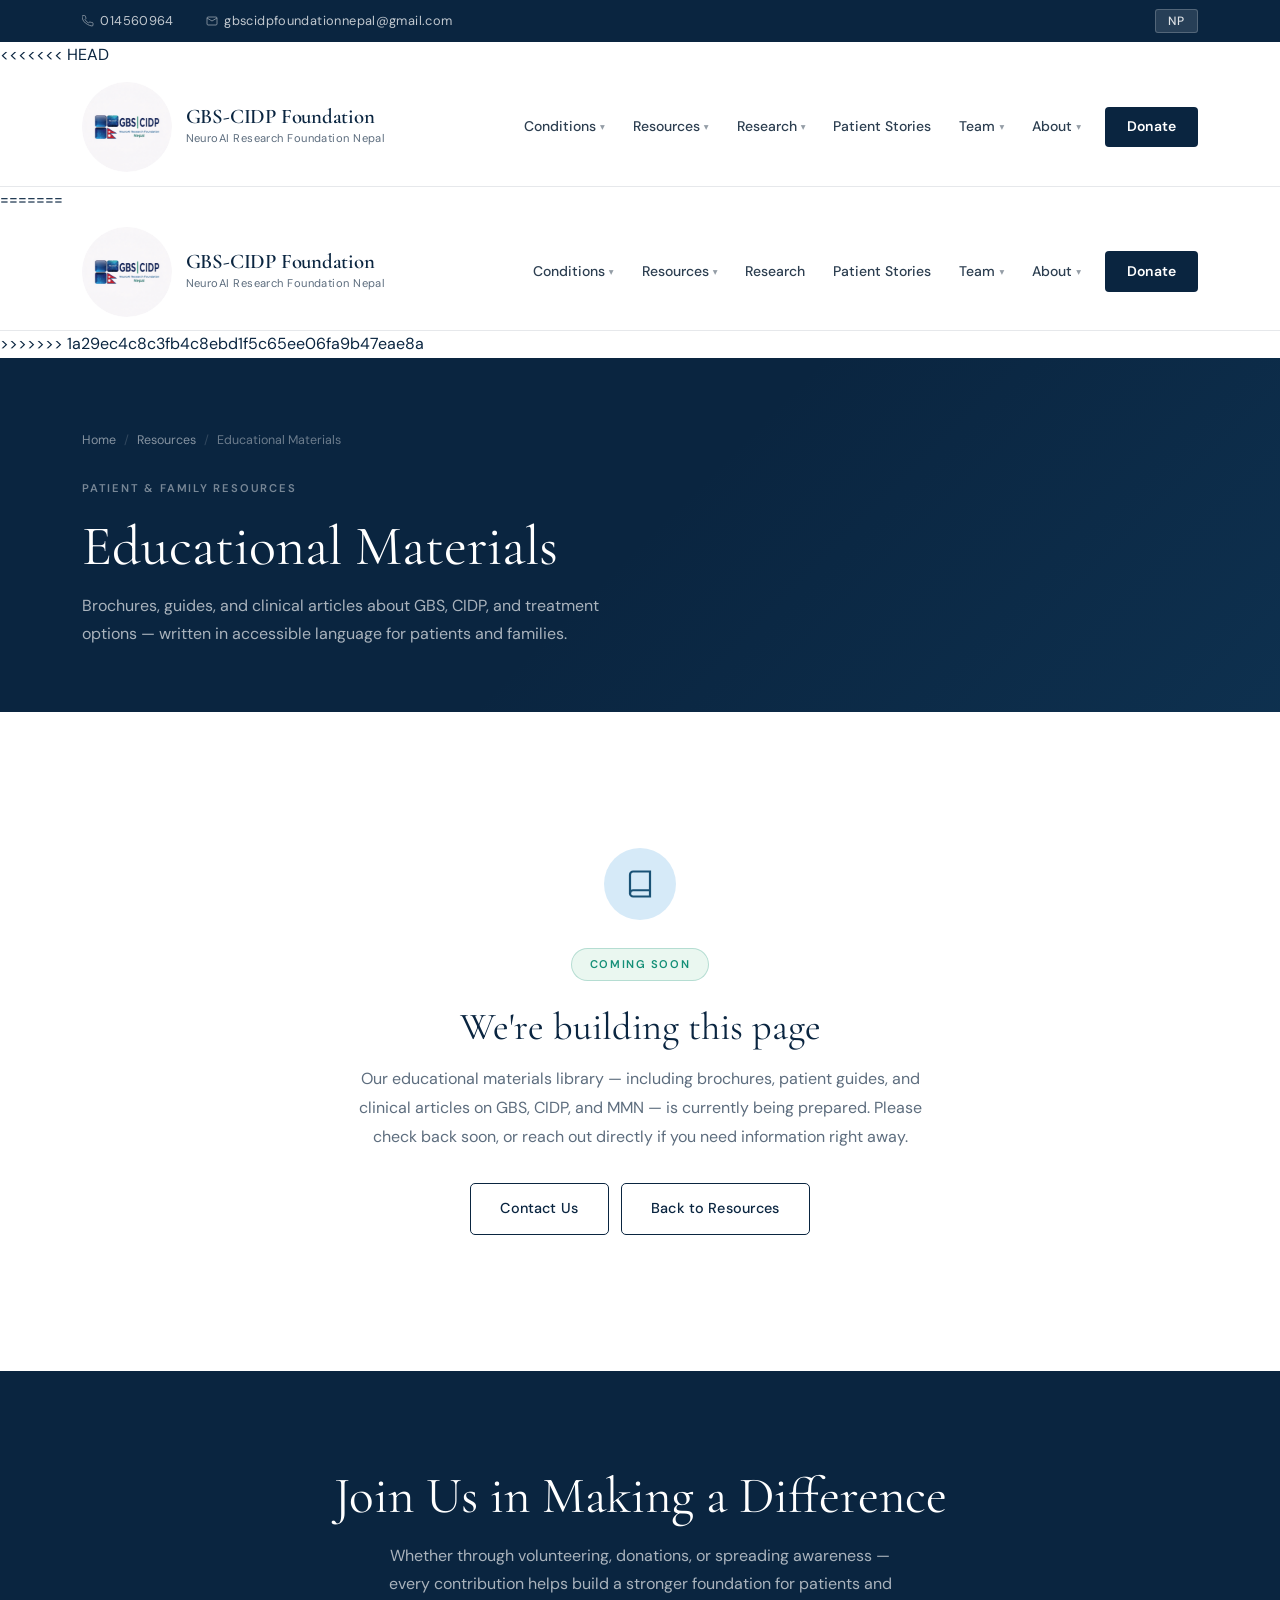
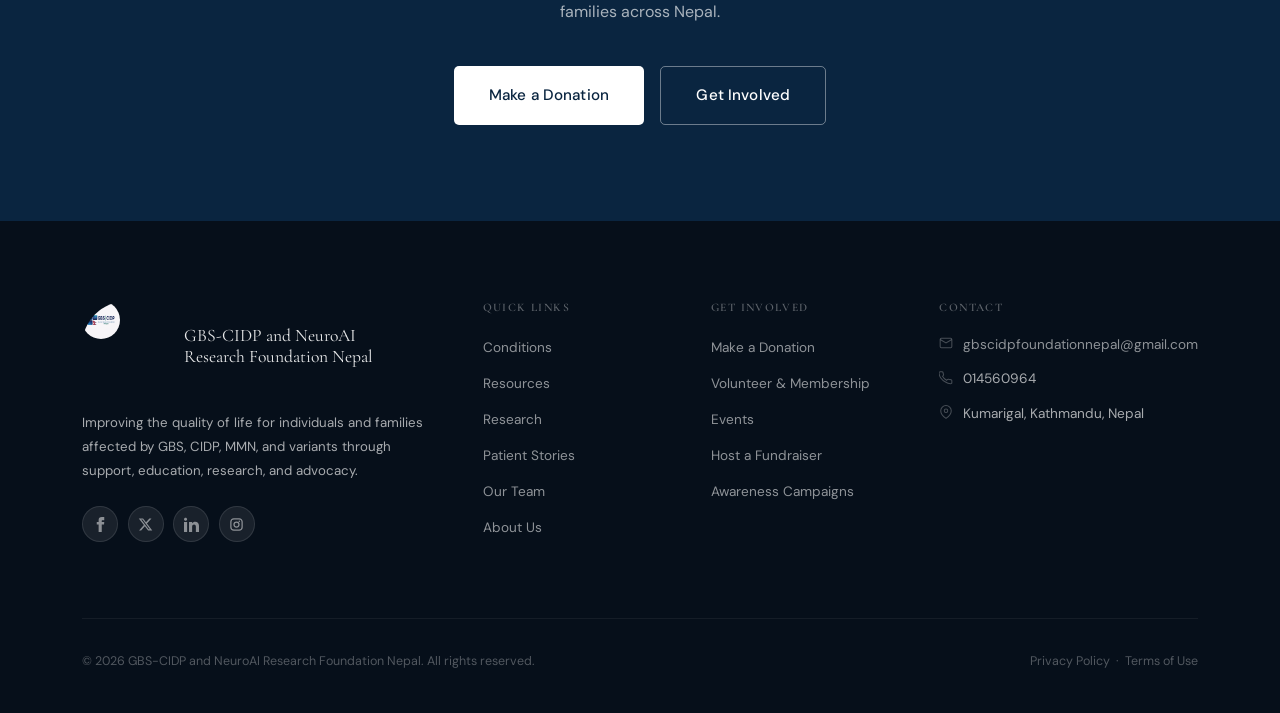
<file: comingsoon.html>
<!DOCTYPE html>
<html lang="en">
<head>
    <meta charset="UTF-8">
    <meta name="viewport" content="width=device-width, initial-scale=1.0">

    <meta name="description" content="Educational Materials — Coming Soon. GBS-CIDP and NeuroAI Research Foundation Nepal.">
    <title>Educational Materials | GBS-CIDP &amp; NeuroAI Research Foundation Nepal</title>

    <link rel="preconnect" href="https://fonts.googleapis.com">
    <link rel="preconnect" href="https://fonts.gstatic.com" crossorigin>
    <link href="https://fonts.googleapis.com/css2?family=Cormorant+Garamond:ital,wght@0,300;0,400;0,500;0,600;0,700;1,300;1,400&family=DM+Sans:wght@300;400;500;600&display=swap" rel="stylesheet">

    <style>
        /* ============================================
           RESET & VARIABLES
        ============================================ */
        *, *::before, *::after { margin: 0; padding: 0; box-sizing: border-box; }

        :root {
            --blue-deep:    #0A2540;
            --blue-mid:     #1A5276;
            --blue-bright:  #2471A3;
            --blue-pale:    #D6EAF8;
            --teal:         #148F77;
            --warm-white:   #F7F8FA;
            --off-white:    #EEF1F5;
            --text-dark:    #0A2540;
            --text-mid:     #2C3E50;
            --text-light:   #5D6D7E;
            --white:        #FFFFFF;
            --border:       rgba(10,37,64,0.1);

            --font-display: 'Cormorant Garamond', Georgia, serif;
            --font-body:    'DM Sans', system-ui, sans-serif;

            --transition: 0.35s cubic-bezier(0.4,0,0.2,1);
            --shadow-sm:  0 1px 3px rgba(10,37,64,0.08);
            --shadow-md:  0 4px 16px rgba(10,37,64,0.1);
            --shadow-lg:  0 12px 40px rgba(10,37,64,0.15);
        }

        html { scroll-behavior: smooth; font-size: 16px; }

        body {
            font-family: var(--font-body);
            color: var(--text-dark);
            background: var(--white);
            line-height: 1.65;
            overflow-x: hidden;
        }

        h1,h2,h3,h4,h5 {
            font-family: var(--font-display);
            line-height: 1.15;
            color: var(--blue-deep);
        }

        a { color: var(--blue-bright); text-decoration: none; transition: var(--transition); }
        a:hover { color: var(--blue-deep); }
        img { max-width: 100%; height: auto; display: block; }
        p { line-height: 1.75; }

        .container {
            max-width: 1180px;
            margin: 0 auto;
            padding: 0 2rem;
        }

        /* ============================================
           TOP BAR
        ============================================ */
        .top-bar {
            background: var(--blue-deep);
            color: rgba(255,255,255,0.75);
            font-size: 0.8rem;
            letter-spacing: 0.03em;
            padding: 0.55rem 0;
        }
        .top-bar .container {
            display: flex;
            justify-content: space-between;
            align-items: center;
        }
        .top-bar-left { display: flex; gap: 2rem; }
        .top-bar-left span { display: flex; align-items: center; gap: 0.4rem; }
        .top-bar svg { opacity: 0.6; }
        .top-bar a { color: rgba(255,255,255,0.75); }
        .top-bar a:hover { color: var(--white); }
        .lang-btn {
            background: rgba(255,255,255,0.12);
            border: 1px solid rgba(255,255,255,0.2);
            color: rgba(255,255,255,0.85);
            padding: 0.2rem 0.75rem;
            border-radius: 3px;
            font-size: 0.75rem;
            font-weight: 500;
            letter-spacing: 0.08em;
            cursor: pointer;
            font-family: var(--font-body);
            transition: var(--transition);
        }
        .lang-btn:hover { background: rgba(255,255,255,0.2); color: #fff; }

        /* ============================================
           NAVIGATION
        ============================================ */
        .navbar {
            background: var(--white);
            border-bottom: 1px solid var(--border);
            position: sticky;
            top: 0;
            z-index: 1000;
            transition: box-shadow var(--transition);
        }
        .navbar.scrolled { box-shadow: var(--shadow-md); }
        .nav-wrapper {
            display: flex;
            align-items: center;
            justify-content: space-between;
            padding: 0.85rem 0;
        }
        .logo {
            display: flex;
            align-items: center;
            gap: 0.85rem;
            color: var(--blue-deep);
        }
        .logo-mark {
            width: 90px; height: 90px;
            border-radius: 50%;
            overflow: hidden;
            flex-shrink: 0;
        }
        .logo-mark svg { width: 24px; height: 24px; }
        .logo-title {
            font-family: var(--font-display);
            font-size: 1.3rem;
            font-weight: 600;
            letter-spacing: -0.01em;
            line-height: 1.1;
            color: var(--blue-deep);
        }
        .logo-sub {
            font-size: 0.7rem;
            color: var(--text-light);
            letter-spacing: 0.04em;
            font-weight: 400;
        }

        .nav-menu { display: flex; list-style: none; gap: 0.25rem; align-items: center; }
        .nav-menu > li > a {
            color: var(--text-mid);
            font-size: 0.875rem;
            font-weight: 500;
            padding: 0.5rem 0.75rem;
            border-radius: 4px;
            transition: var(--transition);
            display: flex; align-items: center; gap: 0.25rem;
        }
        .nav-menu > li > a:hover,
        .nav-menu > li > a.active { color: var(--blue-deep); background: var(--warm-white); }
        .nav-menu .arrow { font-size: 0.6rem; opacity: 0.5; transition: transform var(--transition); }
        .dropdown { position: relative; }
        .dropdown:hover .arrow { transform: rotate(180deg); }
        .dropdown-menu {
            position: absolute; top: calc(100% + 0.5rem); left: 0;
            background: var(--white);
            border: 1px solid var(--border);
            border-radius: 8px;
            box-shadow: var(--shadow-lg);
            padding: 0.5rem;
            min-width: 210px;
            list-style: none;
            opacity: 0; visibility: hidden;
            transform: translateY(-6px);
            transition: var(--transition);
        }
        .dropdown:hover .dropdown-menu { opacity: 1; visibility: visible; transform: translateY(0); }
        .dropdown-menu a {
            display: block;
            padding: 0.55rem 0.85rem;
            font-size: 0.85rem;
            color: var(--text-mid);
            border-radius: 5px;
            transition: var(--transition);
        }
        .dropdown-menu a:hover { background: var(--warm-white); color: var(--blue-deep); }

        .btn-donate-nav {
            background: var(--blue-deep);
            color: var(--white) !important;
            padding: 0.55rem 1.35rem !important;
            border-radius: 5px;
            font-weight: 600 !important;
            letter-spacing: 0.02em;
            margin-left: 0.5rem;
        }
        .btn-donate-nav:hover { background: var(--blue-mid) !important; transform: none; }

        .mobile-toggle {
            display: none;
            flex-direction: column;
            gap: 5px;
            background: none;
            border: none;
            cursor: pointer;
            padding: 0.4rem;
        }
        .mobile-toggle span {
            width: 22px; height: 2px;
            background: var(--blue-deep);
            border-radius: 2px;
            transition: var(--transition);
        }

        /* ============================================
           PAGE HERO BANNER
        ============================================ */
        .page-hero {
            background: var(--blue-deep);
            padding: 4.5rem 0 4rem;
            position: relative;
            overflow: hidden;
        }
        .page-hero::after {
            content: '';
            position: absolute; inset: 0;
            background: linear-gradient(135deg, transparent 50%, rgba(36,113,163,0.15) 100%);
            pointer-events: none;
        }
        .page-hero-content { position: relative; z-index: 1; }
        .page-hero .section-tag { color: rgba(255,255,255,0.45); }
        .page-hero h1 { color: var(--white); font-size: clamp(2rem,4.5vw,3.5rem); font-weight: 400; }
        .page-hero p  { color: rgba(255,255,255,0.65); max-width: 560px; margin-top: 0.85rem; font-size: 1rem; line-height: 1.75; }
        .breadcrumb {
            display: flex; gap: 0.5rem; align-items: center;
            font-size: 0.78rem; color: rgba(255,255,255,0.4);
            margin-bottom: 1.5rem; list-style: none;
        }
        .breadcrumb a { color: rgba(255,255,255,0.5); }
        .breadcrumb a:hover { color: rgba(255,255,255,0.85); }
        .breadcrumb li + li::before { content: '/'; margin-right: 0.5rem; opacity: 0.4; }

        /* ============================================
           BUTTONS
        ============================================ */
        .btn {
            display: inline-flex;
            align-items: center; gap: 0.4rem;
            padding: 0.8rem 1.85rem;
            border-radius: 5px;
            font-weight: 500;
            font-size: 0.9rem;
            letter-spacing: 0.01em;
            transition: var(--transition);
            border: none; cursor: pointer;
            font-family: var(--font-body);
            white-space: nowrap;
        }
        .btn-primary { background: var(--blue-deep); color: var(--white); }
        .btn-primary:hover { background: var(--blue-mid); color: var(--white); transform: translateY(-1px); box-shadow: 0 6px 20px rgba(10,37,64,0.25); }
        .btn-ghost { background: transparent; color: var(--white); border: 1px solid rgba(255,255,255,0.4); }
        .btn-ghost:hover { background: rgba(255,255,255,0.1); color: var(--white); border-color: rgba(255,255,255,0.7); }
        .btn-outline-dark { background: transparent; color: var(--blue-deep); border: 1.5px solid var(--blue-deep); }
        .btn-outline-dark:hover { background: var(--blue-deep); color: var(--white); }
        .btn-lg { padding: 1rem 2.2rem; font-size: 0.95rem; }

        /* ============================================
           SECTION DEFAULTS
        ============================================ */
        .section { padding: 5.5rem 0; }

        .section-tag {
            display: inline-block;
            font-size: 0.7rem;
            font-weight: 600;
            letter-spacing: 0.16em;
            text-transform: uppercase;
            color: var(--blue-bright);
            margin-bottom: 1rem;
        }
        .section-title {
            font-family: var(--font-display);
            font-size: clamp(2rem, 3.5vw, 3rem);
            font-weight: 400;
            color: var(--blue-deep);
            margin-bottom: 1rem;
        }
        .section-sub {
            font-size: 1rem;
            color: var(--text-light);
            max-width: 580px;
            line-height: 1.75;
        }
        .section-header-center { text-align: center; }
        .section-header-center .section-sub { margin: 0 auto; }

        /* ============================================
           COMING SOON BLOCK
        ============================================ */
        .coming-soon-wrap {
            max-width: 640px;
            margin: 0 auto;
            text-align: center;
            padding: 3rem 2rem;
        }
        .coming-soon-icon {
            width: 72px; height: 72px;
            background: var(--blue-pale);
            border-radius: 50%;
            display: flex; align-items: center; justify-content: center;
            margin: 0 auto 1.75rem;
        }
        .coming-soon-icon svg { width: 30px; height: 30px; color: var(--blue-mid); }
        .coming-soon-badge {
            display: inline-block;
            font-size: 0.7rem;
            font-weight: 600;
            letter-spacing: 0.14em;
            text-transform: uppercase;
            color: var(--teal);
            background: #EAF7F0;
            border: 1px solid rgba(20,143,119,0.25);
            padding: 0.4rem 1.1rem;
            border-radius: 20px;
            margin-bottom: 1.5rem;
        }
        .coming-soon-wrap h2 {
            font-size: clamp(1.8rem, 3vw, 2.4rem);
            font-weight: 400;
            margin-bottom: 1rem;
        }
        .coming-soon-wrap p {
            color: var(--text-light);
            font-size: 1rem;
            line-height: 1.8;
            margin-bottom: 2rem;
        }
        .coming-soon-notify {
            display: flex;
            justify-content: center;
            gap: 0.75rem;
            flex-wrap: wrap;
        }

        /* ============================================
           CTA SECTION
        ============================================ */
        .cta-section { background: var(--blue-deep); padding: 6rem 0; text-align: center; }
        .cta-section h2 { font-family: var(--font-display); font-size: clamp(2rem,4vw,3.2rem); font-weight: 400; color: var(--white); margin-bottom: 1rem; }
        .cta-section p  { font-size: 1rem; color: rgba(255,255,255,0.65); max-width: 540px; margin: 0 auto 2.5rem; line-height: 1.75; }
        .cta-buttons { display: flex; gap: 1rem; justify-content: center; flex-wrap: wrap; }

        /* ============================================
           FOOTER
        ============================================ */
        .footer { background: #060F1A; color: rgba(255,255,255,0.65); padding: 5rem 0 2.5rem; }
        .footer-grid { display: grid; grid-template-columns: 2fr 1fr 1fr 1.5fr; gap: 3.5rem; margin-bottom: 3.5rem; }
        .footer-brand { margin-bottom: 1.25rem; }
        .footer-logo-wrap { display: flex; align-items: center; gap: 0.75rem; margin-bottom: 1.25rem; }
        .footer-logo-mark { width: 38px; height: 38px; background: rgba(255,255,255,0.1); border-radius: 50%; display: flex; align-items: center; justify-content: center; }
        .footer-logo-mark svg { width: 20px; height: 20px; }
        .footer-logo-name { font-family: var(--font-display); font-size: 1.1rem; color: rgba(255,255,255,0.9); line-height: 1.2; }
        .footer-brand p { font-size: 0.83rem; line-height: 1.8; }
        .social-links { display: flex; gap: 0.6rem; margin-top: 1.5rem; }
        .social-links a { width: 36px; height: 36px; background: rgba(255,255,255,0.08); border: 1px solid rgba(255,255,255,0.1); border-radius: 50%; display: flex; align-items: center; justify-content: center; transition: var(--transition); color: rgba(255,255,255,0.5); }
        .social-links a:hover { background: rgba(255,255,255,0.15); color: rgba(255,255,255,0.9); }
        .social-links svg { width: 15px; height: 15px; fill: currentColor; }
        .footer-col h4 { font-size: 0.72rem; font-weight: 600; letter-spacing: 0.12em; text-transform: uppercase; color: rgba(255,255,255,0.35); margin-bottom: 1.25rem; }
        .footer-col ul { list-style: none; display: flex; flex-direction: column; gap: 0.6rem; }
        .footer-col ul a { font-size: 0.85rem; color: rgba(255,255,255,0.55); transition: var(--transition); }
        .footer-col ul a:hover { color: rgba(255,255,255,0.9); }
        .contact-item { display: flex; align-items: flex-start; gap: 0.6rem; font-size: 0.85rem; margin-bottom: 0.75rem; }
        .contact-item svg { width: 14px; height: 14px; opacity: 0.4; flex-shrink: 0; margin-top: 0.15rem; }
        .contact-item a { color: rgba(255,255,255,0.55); }
        .contact-item a:hover { color: rgba(255,255,255,0.9); }
        .footer-bottom { border-top: 1px solid rgba(255,255,255,0.06); padding-top: 2rem; display: flex; justify-content: space-between; align-items: center; flex-wrap: wrap; gap: 0.75rem; }
        .footer-bottom p { font-size: 0.78rem; color: rgba(255,255,255,0.3); }
        .footer-bottom a { color: rgba(255,255,255,0.3); }
        .footer-bottom a:hover { color: rgba(255,255,255,0.7); }

        /* ============================================
           RESPONSIVE
        ============================================ */
        @media (max-width: 992px) {
            .nav-menu { display: none; }
            .nav-menu.open {
                display: flex; flex-direction: column;
                position: absolute; top: 100%; left: 0; right: 0;
                background: var(--white);
                border-top: 1px solid var(--border);
                padding: 1rem;
                box-shadow: var(--shadow-lg);
                gap: 0.25rem;
                z-index: 999;
            }
            .nav-menu.open .dropdown-menu { position: static; opacity: 1; visibility: visible; transform: none; box-shadow: none; border: none; padding: 0 0 0 1rem; background: transparent; }
            .mobile-toggle { display: flex; }
            .navbar { position: relative; }
            .nav-wrapper { position: relative; }
            .footer-grid { grid-template-columns: repeat(2, 1fr); gap: 2rem; }
        }

        @media (max-width: 640px) {
            .container { padding: 0 1.25rem; }
            .section { padding: 3.5rem 0; }
            .footer-grid { grid-template-columns: 1fr; }
            .footer-bottom { flex-direction: column; text-align: center; }
            .page-hero { padding: 3rem 0 2.5rem; }
            .coming-soon-wrap { padding: 2rem 1rem; }
        }
    </style>
</head>
<body>

    <!-- Top Bar -->
    <div class="top-bar">
        <div class="container">
            <div class="top-bar-left">
                <span>
                    <svg width="12" height="12" viewBox="0 0 24 24" fill="none" stroke="currentColor" stroke-width="2"><path d="M22 16.92v3a2 2 0 01-2.18 2 19.79 19.79 0 01-8.63-3.07A19.5 19.5 0 013.07 12a19.79 19.79 0 01-3.07-8.67A2 2 0 012 1.18h3a2 2 0 012 1.72c.127.96.361 1.903.7 2.81a2 2 0 01-.45 2.11L6.09 9a16 16 0 006.91 6.91l1.27-1.27a2 2 0 012.11-.45c.907.339 1.85.573 2.81.7A2 2 0 0122 16.92z"/></svg>
                    014560964
                </span>
                <span>
                    <svg width="12" height="12" viewBox="0 0 24 24" fill="none" stroke="currentColor" stroke-width="2"><path d="M4 4h16c1.1 0 2 .9 2 2v12c0 1.1-.9 2-2 2H4c-1.1 0-2-.9-2-2V6c0-1.1.9-2 2-2z"/><polyline points="22,6 12,12 2,6"/></svg>
                    gbscidpfoundationnepal@gmail.com
                </span>
            </div>
            <button class="lang-btn">NP</button>
        </div>
    </div>

<<<<<<< HEAD
   <!-- Navigation -->
<nav class="navbar" id="navbar">
    <div class="container">
        <div class="nav-wrapper">

            <a href="index.html#home" class="logo">
                <div class="logo-mark">
                    <img src="gbs.png"
                         alt="GBS-CIDP Foundation Logo"
                         style="width:90px; height:90px; border-radius:50%; object-fit:cover; display:block;">
                </div>

                <div>
                    <div class="logo-title">GBS-CIDP Foundation</div>
                    <div class="logo-sub">NeuroAI Research Foundation Nepal</div>
                </div>
            </a>

            <button class="mobile-toggle" id="mobileToggle" aria-label="Menu">
                <span></span>
                <span></span>
                <span></span>
            </button>

            <ul class="nav-menu" id="navMenu">

                <!-- CONDITIONS -->
                <li class="dropdown">
                    <a href="index.html#conditions">
                        Conditions <span class="arrow">▾</span>
                    </a>

                    <ul class="dropdown-menu">
                        <li>
                            <a href="index.html#conditions" data-tab="gbs">
                                Guillain-Barré Syndrome (GBS)
                            </a>
                        </li>

                        <li>
                            <a href="index.html#conditions" data-tab="cidp">
                                CIDP
                            </a>
                        </li>

                        <li>
                            <a href="index.html#conditions" data-tab="mmn">
                                MMN
                            </a>
                        </li>

                        <li>
                            <a href="index.html#conditions">
                                Medical Glossary
                            </a>
                        </li>
                    </ul>
                </li>


                <!-- RESOURCES -->
                <li class="dropdown">
                    <a href="index.html#resources">
                        Resources <span class="arrow">▾</span>
                    </a>

                    <ul class="dropdown-menu">
                        <li>
                            <a href="index.html#publications">
                                Publications
                            </a>
                        </li>

                        <li>
                            <a href="index.html#educational-videos">
                                Educational Videos
                            </a>
                        </li>

                        <li>
                            <a href="index.html#find-specialist">
                                Find a Specialist
                            </a>
                        </li>

                        <li>
                            <a href="index.html#icu-toolkit">
                                ICU Toolkit
                            </a>
                        </li>

                        <li>
                            <a href="index.html#benefits">
                                Benefits & Services
                            </a>
                        </li>

                        <li>
                            <a href="index.html#hcp">
                                Gallery
                            </a>
                        </li>
                    </ul>
                </li>


                <!-- RESEARCH -->
                <li class="dropdown">
                    <a href="index.html#research">
                        Research <span class="arrow">▾</span>
                    </a>

                    <ul class="dropdown-menu">

                        <span class="menu-section-label">
                            Research Areas
                        </span>

                        <li>
                            <a href="index.html#research-areas">
                                Clinical Research
                            </a>
                        </li>

                        <li>
                            <a href="index.html#research-areas">
                                Water &amp; Environmental Research
                            </a>
                        </li>

                        <li>
                            <a href="index.html#research-areas">
                                AI in Health
                            </a>
                        </li>

                        <li>
                            <a href="index.html#research-areas">
                                Treatment Optimization
                            </a>
                        </li>

                        <div class="menu-divider"></div>

                        <span class="menu-section-label">
                            Projects
                        </span>

                        <li>
                            <a href="index.html#ongoing-projects">
                                Ongoing Projects
                            </a>
                        </li>

                        <li>
                            <a href="index.html#completed-research">
                                Completed Research
                            </a>
                        </li>

                        <div class="menu-divider"></div>

                        <li>
                            <a href="index.html#research-collaborations">
                                Collaborations
                            </a>
                        </li>

                    </ul>
                </li>


                <!-- PATIENT STORIES -->
                <li>
                    <a href="index.html#patient-stories">
                        Patient Stories
                    </a>
                </li>


                <!-- TEAM -->
                <li class="dropdown">
                    <a href="team.html">
                        Team <span class="arrow">▾</span>
                    </a>

                    <ul class="dropdown-menu">
                        <li>
                            <a href="team.html#board">
                                Board of Directors
                            </a>
                        </li>

                        <li>
                            <a href="team.html#management">
                                Management Team
                            </a>
                        </li>

                        <li>
                            <a href="team.html#medical">
                                Medical Board
                            </a>
                        </li>

                        <li>
                            <a href="team.html#advisors">
                                Advisors
                            </a>
                        </li>
                    </ul>
                </li>


                <!-- ABOUT -->
                <li class="dropdown">
                    <a href="index.html#about">
                        About <span class="arrow">▾</span>
                    </a>

                    <ul class="dropdown-menu">

                        <li>
                            <a href="index.html#about">
                                Our Story
                            </a>
                        </li>

                        <li>
                            <a href="index.html#about">
                                Our Mission
                            </a>
                        </li>

                        <li>
                            <a href="index.html#research">
                                Research
                            </a>
                        </li>

                        <li>
                            <a href="index.html#patient-stories">
                                Patient Stories
                            </a>
                        </li>

                        <li>
                            <a href="photo.html">
                                Gallery
                            </a>
                        </li>

                    </ul>
                </li>


                <!-- DONATE -->
                <li>
                    <a href="https://docs.google.com/forms/d/1n8eYdUvExKU20zgdUrQXv4rXbWNGEQRfSBQEt6K35Q"
                       class="btn-donate-nav">
                        Donate
                    </a>
                </li>

            </ul>
        </div>
    </div>
</nav>
=======
    <!-- Navigation -->
    <nav class="navbar" id="navbar">
        <div class="container">
            <div class="nav-wrapper">
                <a href="index.html" class="logo">
                    <div class="logo-mark">
                        <img src="gbs.png" alt="GBS-CIDP Foundation Logo"
                             style="width:90px; height:90px; border-radius:50%; object-fit:cover; display:block;">
                    </div>
                    <div>
                        <div class="logo-title">GBS-CIDP Foundation</div>
                        <div class="logo-sub">NeuroAI Research Foundation Nepal</div>
                    </div>
                </a>

                <button class="mobile-toggle" id="mobileToggle" aria-label="Menu">
                    <span></span><span></span><span></span>
                </button>

                <ul class="nav-menu" id="navMenu">
                    <li class="dropdown">
                        <a href="index.html#conditions">Conditions <span class="arrow">▾</span></a>
                        <ul class="dropdown-menu">
                            <li><a href="index.html#conditions" data-tab="gbs">Guillain-Barré Syndrome (GBS)</a></li>
                            <li><a href="index.html#conditions" data-tab="cidp">CIDP</a></li>
                            <li><a href="index.html#conditions" data-tab="mmn">MMN</a></li>
                            <li><a href="index.html#conditions">Medical Glossary</a></li>
                        </ul>
                    </li>
                    <li class="dropdown">
                        <a href="index.html#resources">Resources <span class="arrow">▾</span></a>
                        <ul class="dropdown-menu">
                            <li><a href="educational-materials.html">Publications</a></li>
                            <li><a href="index.html#educational-videos">Educational Videos</a></li>
                            <li><a href="index.html#find-specialist">Find a Specialist</a></li>
                            <li><a href="icu-toolkit.html">ICU Toolkit</a></li>
                            <li><a href="index.html#benefits">Benefits &amp; Services</a></li>
                            <li><a href="index.html#hcp">For Healthcare Professionals</a></li>
                        </ul>
                    </li>
                    <li><a href="index.html#research">Research</a></li>
                    <li><a href="index.html#patient-stories">Patient Stories</a></li>
                    <li class="dropdown">
                        <a href="team.html">Team <span class="arrow">▾</span></a>
                        <ul class="dropdown-menu">
                            <li><a href="team.html#board">Board of Directors</a></li>
                            <li><a href="team.html#management">Management Team</a></li>
                            <li><a href="team.html#medical">Medical Board</a></li>
                            <li><a href="team.html#advisors">Advisors</a></li>
                        </ul>
                    </li>
                    <li class="dropdown">
                        <a href="index.html#about">About <span class="arrow">▾</span></a>
                        <ul class="dropdown-menu">
                            <li><a href="index.html#about">Our Story</a></li>
                            <li><a href="index.html#about">Our Mission</a></li>
                            <li><a href="index.html#research">Research</a></li>
                            <li><a href="index.html#patient-stories">Patient Stories</a></li>
                        </ul>
                    </li>
                    <li><a href="https://docs.google.com/forms/d/1n8eYdUvExKU20zgdUrQXqv4rXbWNGEQRfSBQEt6K35Q" class="btn-donate-nav">Donate</a></li>
                </ul>
            </div>
        </div>
    </nav>
>>>>>>> 1a29ec4c8c3fb4c8ebd1f5c65ee06fa9b47eae8a

    <!-- PAGE HERO -->
    <div class="page-hero">
        <div class="container">
            <div class="page-hero-content">
                <ul class="breadcrumb">
                    <li><a href="index.html">Home</a></li>
                    <li><a href="index.html#resources">Resources</a></li>
                    <li>Educational Materials</li>
                </ul>
                <span class="section-tag">Patient &amp; Family Resources</span>
                <h1>Educational Materials</h1>
                <p>Brochures, guides, and clinical articles about GBS, CIDP, and treatment options — written in accessible language for patients and families.</p>
            </div>
        </div>
    </div>

    <!-- PAGE CONTENT -->
    <section class="section">
        <div class="container">
            <div class="coming-soon-wrap">
                <div class="coming-soon-icon">
                    <svg viewBox="0 0 24 24" fill="none" stroke="currentColor" stroke-width="1.75"><path d="M4 19.5A2.5 2.5 0 016.5 17H20"/><path d="M6.5 2H20v20H6.5A2.5 2.5 0 014 19.5v-15A2.5 2.5 0 016.5 2z"/></svg>
                </div>
                <span class="coming-soon-badge">Coming Soon</span>
                <h2>We're building this page</h2>
                <p>Our educational materials library — including brochures, patient guides, and clinical articles on GBS, CIDP, and MMN — is currently being prepared. Please check back soon, or reach out directly if you need information right away.</p>
                <div class="coming-soon-notify">
                    <a href="mailto:gbscidpfoundationnepal@gmail.com?subject=Educational Materials Inquiry" class="btn btn-outline-dark">Contact Us</a>
                    <a href="index.html#resources" class="btn btn-outline-dark">Back to Resources</a>
                </div>
            </div>
        </div>
    </section>

    <!-- CTA -->
    <section class="cta-section">
        <div class="container">
            <h2>Join Us in Making a Difference</h2>
            <p>Whether through volunteering, donations, or spreading awareness — every contribution helps build a stronger foundation for patients and families across Nepal.</p>
            <div class="cta-buttons">
                <a href="https://docs.google.com/forms/d/1n8eYdUvExKU20zgdUrQXqv4rXbWNGEQRfSBQEt6K35Q" class="btn btn-primary btn-lg" style="background:white;color:var(--blue-deep);">Make a Donation</a>
                <a href="index.html#about" class="btn btn-ghost btn-lg">Get Involved</a>
            </div>
        </div>
    </section>

    <!-- Footer -->
    <footer class="footer">
        <div class="container">
            <div class="footer-grid">
                <div class="footer-brand">
                    <div class="footer-logo-wrap">
                        <div class="logo-mark">
                            <img src="gbs.png" alt="GBS-CIDP Foundation Logo"
                                 style="width:38px; height:38px; border-radius:50%; object-fit:cover; display:block;">
                        </div>
                        <div class="footer-logo-name">GBS-CIDP and NeuroAI<br>Research Foundation Nepal</div>
                    </div>
                    <p>Improving the quality of life for individuals and families affected by GBS, CIDP, MMN, and variants through support, education, research, and advocacy.</p>
                    <div class="social-links">
                        <a href="https://www.facebook.com/profile.php?id=61584876545928" aria-label="Facebook"><svg viewBox="0 0 24 24" fill="currentColor"><path d="M9 8h-3v4h3v12h5v-12h3.642l.358-4h-4v-1.667c0-.955.192-1.333 1.115-1.333h2.885v-5h-3.808c-3.596 0-5.192 1.583-5.192 4.615v3.385z"/></svg></a>
                        <a href="#" aria-label="Twitter / X"><svg viewBox="0 0 24 24" fill="currentColor"><path d="M18.244 2.25h3.308l-7.227 8.26 8.502 11.24H16.17l-5.214-6.817L4.99 21.75H1.68l7.73-8.835L1.254 2.25H8.08l4.713 6.231zm-1.161 17.52h1.833L7.084 4.126H5.117z"/></svg></a>
                        <a href="https://www.linkedin.com/company/gbs-cidp-research-foundation-nepal" aria-label="LinkedIn"><svg viewBox="0 0 24 24" fill="currentColor"><path d="M4.98 3.5c0 1.381-1.11 2.5-2.48 2.5s-2.48-1.119-2.48-2.5c0-1.38 1.11-2.5 2.48-2.5s2.48 1.12 2.48 2.5zm.02 4.5h-5v16h5v-16zm7.982 0h-4.968v16h4.969v-8.399c0-4.67 6.029-5.052 6.029 0v8.399h4.988v-10.131c0-7.88-8.922-7.593-11.018-3.714v-2.155z"/></svg></a>
                        <a href="https://www.instagram.com/gbscidp_nepal/" aria-label="Instagram"><svg viewBox="0 0 24 24" fill="currentColor"><path d="M7.75 2C4.574 2 2 4.574 2 7.75v8.5C2 19.426 4.574 22 7.75 22h8.5C19.426 22 22 19.426 22 16.25v-8.5C22 4.574 19.426 2 16.25 2h-8.5zm0 2h8.5A3.75 3.75 0 0 1 20 7.75v8.5A3.75 3.75 0 0 1 16.25 20h-8.5A3.75 3.75 0 0 1 4 16.25v-8.5A3.75 3.75 0 0 1 7.75 4zm8.75 1.5a1.25 1.25 0 1 0 0 2.5 1.25 1.25 0 0 0 0-2.5zM12 7a5 5 0 1 0 0 10 5 5 0 0 0 0-10zm0 2a3 3 0 1 1 0 6 3 3 0 0 1 0-6z"/></svg></a>
                    </div>
                </div>
                <div class="footer-col">
                    <h4>Quick Links</h4>
                    <ul>
                        <li><a href="index.html#conditions">Conditions</a></li>
                        <li><a href="index.html#resources">Resources</a></li>
                        <li><a href="index.html#research">Research</a></li>
                        <li><a href="index.html#patient-stories">Patient Stories</a></li>
                        <li><a href="team.html">Our Team</a></li>
                        <li><a href="index.html#about">About Us</a></li>
                    </ul>
                </div>
                <div class="footer-col">
                    <h4>Get Involved</h4>
                    <ul>
                        <li><a href="https://docs.google.com/forms/d/1n8eYdUvExKU20zgdUrQXqv4rXbWNGEQRfSBQEt6K35Q">Make a Donation</a></li>
                        <li><a href="https://docs.google.com/forms/d/1n8eYdUvExKU20zgdUrQXqv4rXbWNGEQRfSBQEt6K35Q">Volunteer &amp; Membership</a></li>
                        <li><a href="https://docs.google.com/forms/d/1n8eYdUvExKU20zgdUrQXqv4rXbWNGEQRfSBQEt6K35Q">Events</a></li>
                        <li><a href="https://docs.google.com/forms/d/1n8eYdUvExKU20zgdUrQXqv4rXbWNGEQRfSBQEt6K35Q">Host a Fundraiser</a></li>
                        <li><a href="https://docs.google.com/forms/d/1n8eYdUvExKU20zgdUrQXqv4rXbWNGEQRfSBQEt6K35Q">Awareness Campaigns</a></li>
                    </ul>
                </div>
                <div class="footer-col">
                    <h4>Contact</h4>
                    <div class="contact-item">
                        <svg viewBox="0 0 24 24" fill="none" stroke="currentColor" stroke-width="1.75"><path d="M4 4h16c1.1 0 2 .9 2 2v12c0 1.1-.9 2-2 2H4c-1.1 0-2-.9-2-2V6c0-1.1.9-2 2-2z"/><polyline points="22,6 12,12 2,6"/></svg>
                        <a href="mailto:gbscidpfoundationnepal@gmail.com">gbscidpfoundationnepal@gmail.com</a>
                    </div>
                    <div class="contact-item">
                        <svg viewBox="0 0 24 24" fill="none" stroke="currentColor" stroke-width="1.75"><path d="M22 16.92v3a2 2 0 01-2.18 2 19.79 19.79 0 01-8.63-3.07A19.5 19.5 0 013.07 12a19.79 19.79 0 01-3.07-8.67A2 2 0 012 1.18h3a2 2 0 012 1.72c.127.96.361 1.903.7 2.81a2 2 0 01-.45 2.11L6.09 9a16 16 0 006.91 6.91l1.27-1.27a2 2 0 012.11-.45c.907.339 1.85.573 2.81.7A2 2 0 0122 16.92z"/></svg>
                        <span>014560964</span>
                    </div>
                    <div class="contact-item">
                        <svg viewBox="0 0 24 24" fill="none" stroke="currentColor" stroke-width="1.75"><path d="M21 10c0 7-9 13-9 13s-9-6-9-13a9 9 0 0118 0z"/><circle cx="12" cy="10" r="3"/></svg>
                        <span>Kumarigal, Kathmandu, Nepal</span>
                    </div>
                </div>
            </div>
            <div class="footer-bottom">
                <p>&copy; 2026 GBS-CIDP and NeuroAI Research Foundation Nepal. All rights reserved.</p>
                <p><a href="#privacy">Privacy Policy</a> &nbsp;&middot;&nbsp; <a href="#terms">Terms of Use</a></p>
            </div>
        </div>
    </footer>

    <script>
        // Navbar scroll shadow
        const navbar = document.getElementById('navbar');
        window.addEventListener('scroll', () => {
            navbar.classList.toggle('scrolled', window.scrollY > 20);
        });

        // Mobile menu toggle
        document.getElementById('mobileToggle').addEventListener('click', () => {
            document.getElementById('navMenu').classList.toggle('open');
        });

        // Close mobile menu on any link click
        document.querySelectorAll('.nav-menu a').forEach(l => {
            l.addEventListener('click', () => document.getElementById('navMenu').classList.remove('open'));
        });

        // Active nav link highlight
        (function () {
            const page = location.pathname.split('/').pop() || 'index.html';
            document.querySelectorAll('.nav-menu > li > a').forEach(a => {
                const href = a.getAttribute('href').split('#')[0];
                if (href === page) a.classList.add('active');
            });
        })();
    </script>

</body>
</html>
</file>
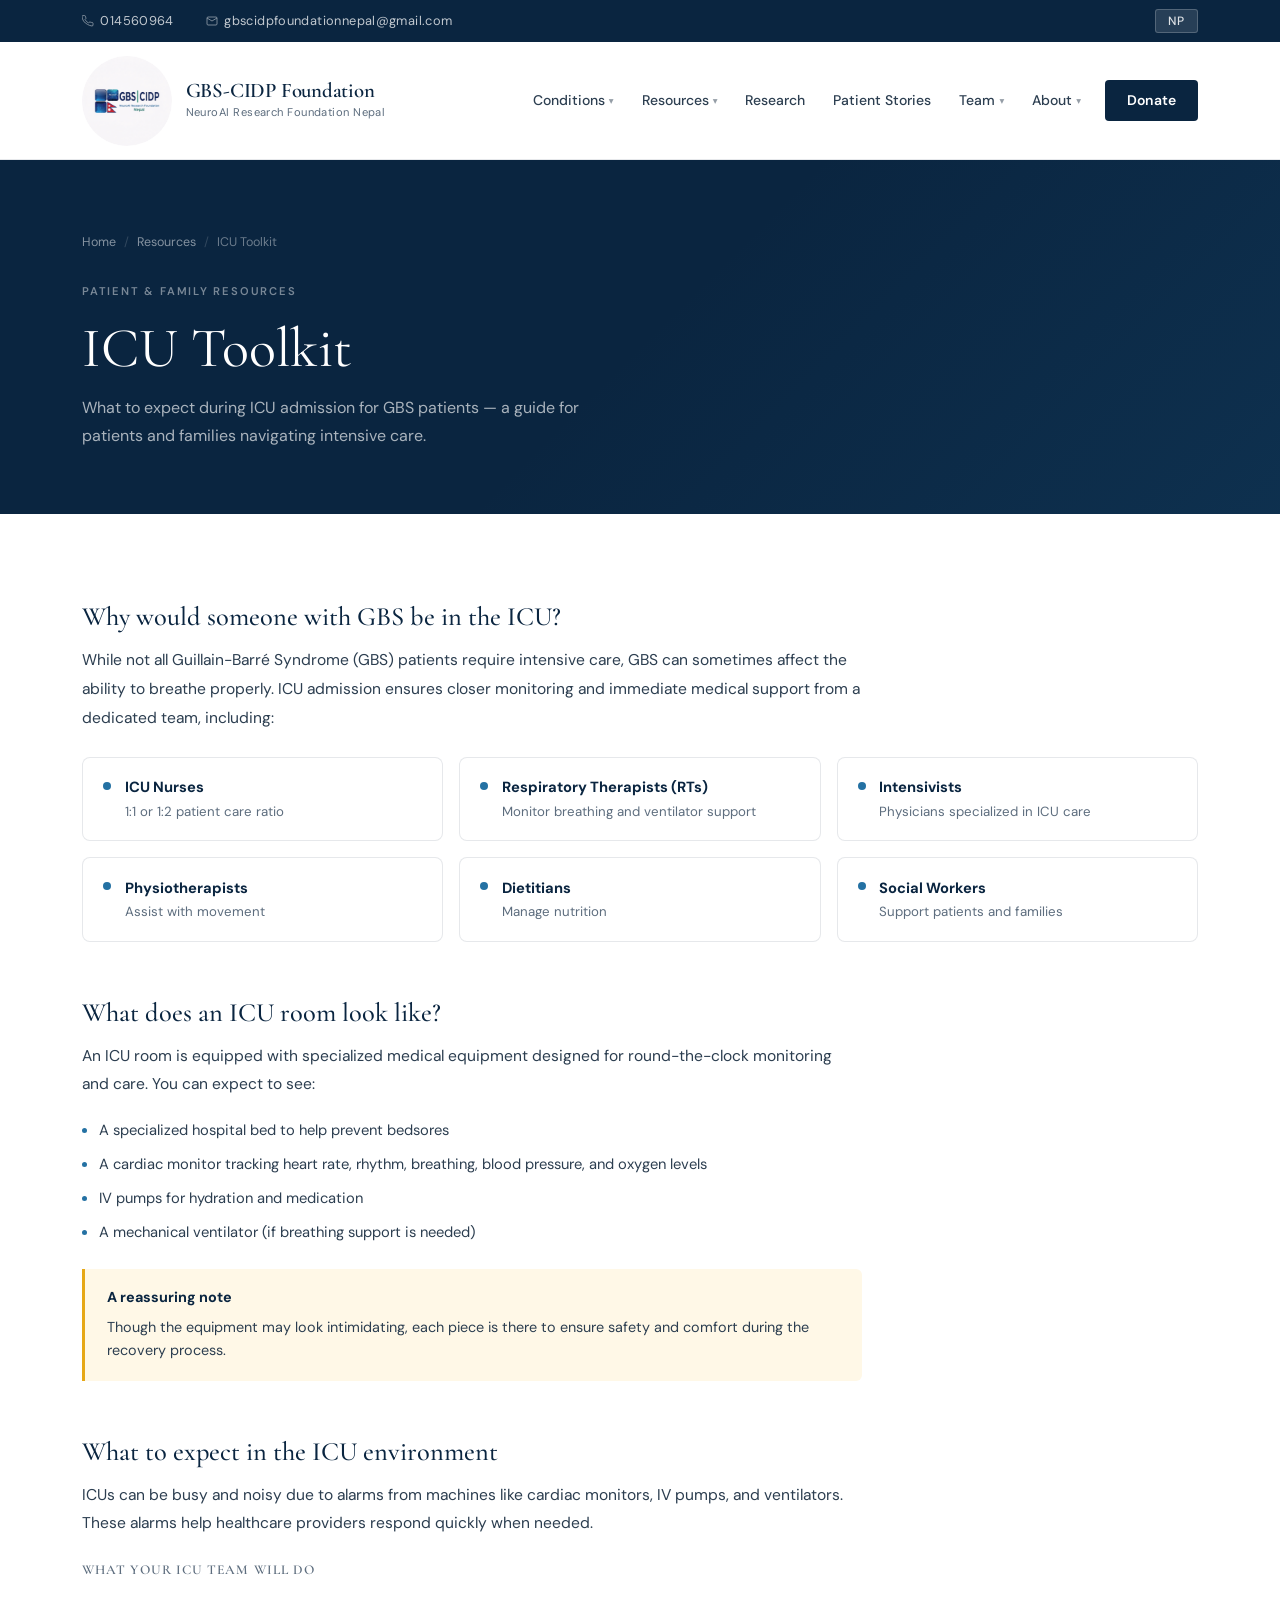
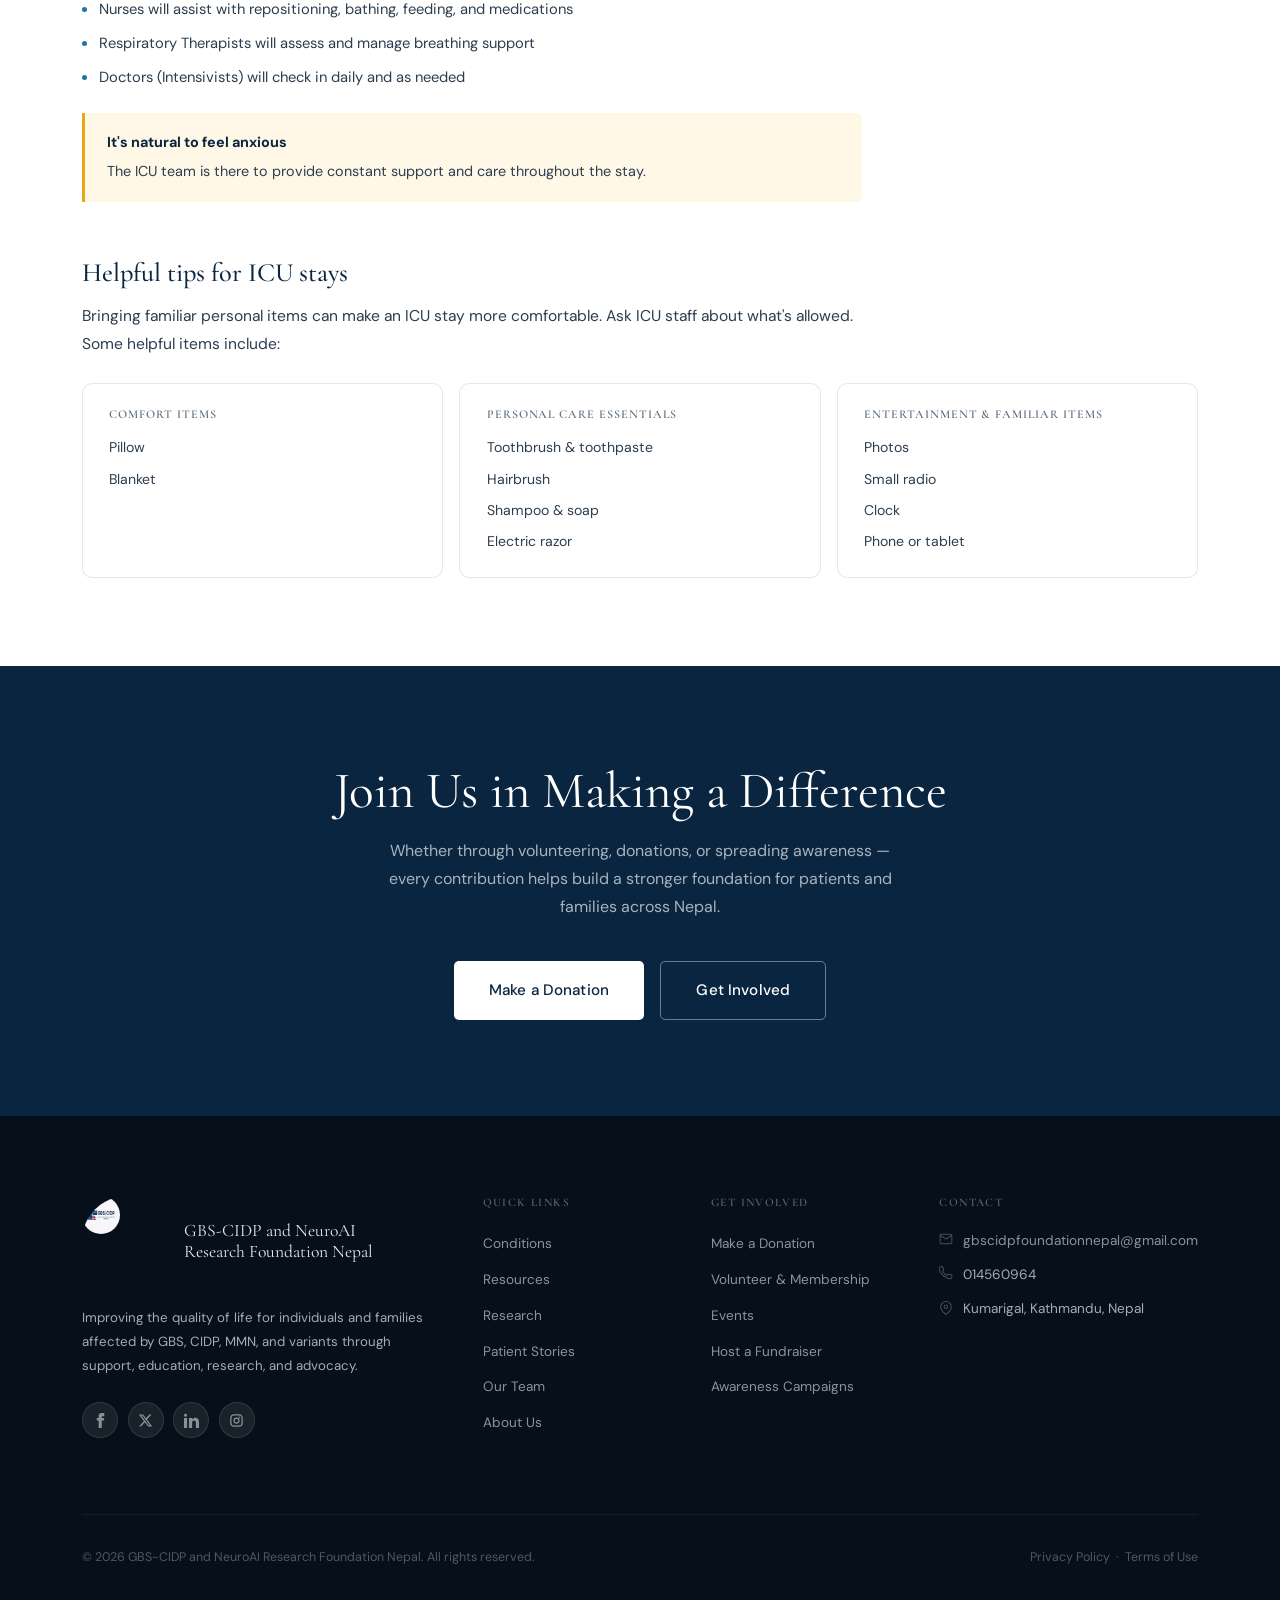
<file: icu-toolkit.html>
<!DOCTYPE html>
<html lang="en">
<head>
    <meta charset="UTF-8">
    <meta name="viewport" content="width=device-width, initial-scale=1.0">

    <meta name="description" content="ICU Toolkit — What to expect during ICU admission for GBS patients. GBS-CIDP and NeuroAI Research Foundation Nepal.">
    <title>ICU Toolkit | GBS-CIDP &amp; NeuroAI Research Foundation Nepal</title>

    <link rel="preconnect" href="https://fonts.googleapis.com">
    <link rel="preconnect" href="https://fonts.gstatic.com" crossorigin>
    <link href="https://fonts.googleapis.com/css2?family=Cormorant+Garamond:ital,wght@0,300;0,400;0,500;0,600;0,700;1,300;1,400&family=DM+Sans:wght@300;400;500;600&display=swap" rel="stylesheet">

    <style>
        /* ============================================
           RESET & VARIABLES
        ============================================ */
        *, *::before, *::after { margin: 0; padding: 0; box-sizing: border-box; }

        :root {
            --blue-deep:    #0A2540;
            --blue-mid:     #1A5276;
            --blue-bright:  #2471A3;
            --blue-pale:    #D6EAF8;
            --teal:         #148F77;
            --warm-white:   #F7F8FA;
            --off-white:    #EEF1F5;
            --text-dark:    #0A2540;
            --text-mid:     #2C3E50;
            --text-light:   #5D6D7E;
            --white:        #FFFFFF;
            --border:       rgba(10,37,64,0.1);

            --font-display: 'Cormorant Garamond', Georgia, serif;
            --font-body:    'DM Sans', system-ui, sans-serif;

            --transition: 0.35s cubic-bezier(0.4,0,0.2,1);
            --shadow-sm:  0 1px 3px rgba(10,37,64,0.08);
            --shadow-md:  0 4px 16px rgba(10,37,64,0.1);
            --shadow-lg:  0 12px 40px rgba(10,37,64,0.15);
        }

        html { scroll-behavior: smooth; font-size: 16px; }

        body {
            font-family: var(--font-body);
            color: var(--text-dark);
            background: var(--white);
            line-height: 1.65;
            overflow-x: hidden;
        }

        h1,h2,h3,h4,h5 {
            font-family: var(--font-display);
            line-height: 1.15;
            color: var(--blue-deep);
        }

        a { color: var(--blue-bright); text-decoration: none; transition: var(--transition); }
        a:hover { color: var(--blue-deep); }
        img { max-width: 100%; height: auto; display: block; }
        p { line-height: 1.75; }

        .container {
            max-width: 1180px;
            margin: 0 auto;
            padding: 0 2rem;
        }

        /* ============================================
           TOP BAR
        ============================================ */
        .top-bar {
            background: var(--blue-deep);
            color: rgba(255,255,255,0.75);
            font-size: 0.8rem;
            letter-spacing: 0.03em;
            padding: 0.55rem 0;
        }
        .top-bar .container {
            display: flex;
            justify-content: space-between;
            align-items: center;
        }
        .top-bar-left { display: flex; gap: 2rem; }
        .top-bar-left span { display: flex; align-items: center; gap: 0.4rem; }
        .top-bar svg { opacity: 0.6; }
        .top-bar a { color: rgba(255,255,255,0.75); }
        .top-bar a:hover { color: var(--white); }
        .lang-btn {
            background: rgba(255,255,255,0.12);
            border: 1px solid rgba(255,255,255,0.2);
            color: rgba(255,255,255,0.85);
            padding: 0.2rem 0.75rem;
            border-radius: 3px;
            font-size: 0.75rem;
            font-weight: 500;
            letter-spacing: 0.08em;
            cursor: pointer;
            font-family: var(--font-body);
            transition: var(--transition);
        }
        .lang-btn:hover { background: rgba(255,255,255,0.2); color: #fff; }

        /* ============================================
           NAVIGATION
        ============================================ */
        .navbar {
            background: var(--white);
            border-bottom: 1px solid var(--border);
            position: sticky;
            top: 0;
            z-index: 1000;
            transition: box-shadow var(--transition);
        }
        .navbar.scrolled { box-shadow: var(--shadow-md); }
        .nav-wrapper {
            display: flex;
            align-items: center;
            justify-content: space-between;
            padding: 0.85rem 0;
        }
        .logo {
            display: flex;
            align-items: center;
            gap: 0.85rem;
            color: var(--blue-deep);
        }
        .logo-mark {
            width: 90px; height: 90px;
            border-radius: 50%;
            overflow: hidden;
            flex-shrink: 0;
        }
        .logo-mark svg { width: 24px; height: 24px; }
        .logo-title {
            font-family: var(--font-display);
            font-size: 1.3rem;
            font-weight: 600;
            letter-spacing: -0.01em;
            line-height: 1.1;
            color: var(--blue-deep);
        }
        .logo-sub {
            font-size: 0.7rem;
            color: var(--text-light);
            letter-spacing: 0.04em;
            font-weight: 400;
        }

        .nav-menu { display: flex; list-style: none; gap: 0.25rem; align-items: center; }
        .nav-menu > li > a {
            color: var(--text-mid);
            font-size: 0.875rem;
            font-weight: 500;
            padding: 0.5rem 0.75rem;
            border-radius: 4px;
            transition: var(--transition);
            display: flex; align-items: center; gap: 0.25rem;
        }
        .nav-menu > li > a:hover,
        .nav-menu > li > a.active { color: var(--blue-deep); background: var(--warm-white); }
        .nav-menu .arrow { font-size: 0.6rem; opacity: 0.5; transition: transform var(--transition); }
        .dropdown { position: relative; }
        .dropdown:hover .arrow { transform: rotate(180deg); }
        .dropdown-menu {
            position: absolute; top: calc(100% + 0.5rem); left: 0;
            background: var(--white);
            border: 1px solid var(--border);
            border-radius: 8px;
            box-shadow: var(--shadow-lg);
            padding: 0.5rem;
            min-width: 210px;
            list-style: none;
            opacity: 0; visibility: hidden;
            transform: translateY(-6px);
            transition: var(--transition);
        }
        .dropdown:hover .dropdown-menu { opacity: 1; visibility: visible; transform: translateY(0); }
        .dropdown-menu a {
            display: block;
            padding: 0.55rem 0.85rem;
            font-size: 0.85rem;
            color: var(--text-mid);
            border-radius: 5px;
            transition: var(--transition);
        }
        .dropdown-menu a:hover { background: var(--warm-white); color: var(--blue-deep); }

        .btn-donate-nav {
            background: var(--blue-deep);
            color: var(--white) !important;
            padding: 0.55rem 1.35rem !important;
            border-radius: 5px;
            font-weight: 600 !important;
            letter-spacing: 0.02em;
            margin-left: 0.5rem;
        }
        .btn-donate-nav:hover { background: var(--blue-mid) !important; transform: none; }

        .mobile-toggle {
            display: none;
            flex-direction: column;
            gap: 5px;
            background: none;
            border: none;
            cursor: pointer;
            padding: 0.4rem;
        }
        .mobile-toggle span {
            width: 22px; height: 2px;
            background: var(--blue-deep);
            border-radius: 2px;
            transition: var(--transition);
        }

        /* ============================================
           PAGE HERO BANNER
        ============================================ */
        .page-hero {
            background: var(--blue-deep);
            padding: 4.5rem 0 4rem;
            position: relative;
            overflow: hidden;
        }
        .page-hero::after {
            content: '';
            position: absolute; inset: 0;
            background: linear-gradient(135deg, transparent 50%, rgba(36,113,163,0.15) 100%);
            pointer-events: none;
        }
        .page-hero-content { position: relative; z-index: 1; }
        .page-hero .section-tag { color: rgba(255,255,255,0.45); }
        .page-hero h1 { color: var(--white); font-size: clamp(2rem,4.5vw,3.5rem); font-weight: 400; }
        .page-hero p  { color: rgba(255,255,255,0.65); max-width: 560px; margin-top: 0.85rem; font-size: 1rem; line-height: 1.75; }
        .breadcrumb {
            display: flex; gap: 0.5rem; align-items: center;
            font-size: 0.78rem; color: rgba(255,255,255,0.4);
            margin-bottom: 1.5rem; list-style: none;
        }
        .breadcrumb a { color: rgba(255,255,255,0.5); }
        .breadcrumb a:hover { color: rgba(255,255,255,0.85); }
        .breadcrumb li + li::before { content: '/'; margin-right: 0.5rem; opacity: 0.4; }

        /* ============================================
           BUTTONS
        ============================================ */
        .btn {
            display: inline-flex;
            align-items: center; gap: 0.4rem;
            padding: 0.8rem 1.85rem;
            border-radius: 5px;
            font-weight: 500;
            font-size: 0.9rem;
            letter-spacing: 0.01em;
            transition: var(--transition);
            border: none; cursor: pointer;
            font-family: var(--font-body);
            white-space: nowrap;
        }
        .btn-primary { background: var(--blue-deep); color: var(--white); }
        .btn-primary:hover { background: var(--blue-mid); color: var(--white); transform: translateY(-1px); box-shadow: 0 6px 20px rgba(10,37,64,0.25); }
        .btn-ghost { background: transparent; color: var(--white); border: 1px solid rgba(255,255,255,0.4); }
        .btn-ghost:hover { background: rgba(255,255,255,0.1); color: var(--white); border-color: rgba(255,255,255,0.7); }
        .btn-outline-dark { background: transparent; color: var(--blue-deep); border: 1.5px solid var(--blue-deep); }
        .btn-outline-dark:hover { background: var(--blue-deep); color: var(--white); }
        .btn-lg { padding: 1rem 2.2rem; font-size: 0.95rem; }

        /* ============================================
           SECTION DEFAULTS
        ============================================ */
        .section { padding: 5.5rem 0; }
        .section-alt  { background: var(--warm-white); }

        .section-tag {
            display: inline-block;
            font-size: 0.7rem;
            font-weight: 600;
            letter-spacing: 0.16em;
            text-transform: uppercase;
            color: var(--blue-bright);
            margin-bottom: 1rem;
        }
        .section-title {
            font-family: var(--font-display);
            font-size: clamp(2rem, 3.5vw, 3rem);
            font-weight: 400;
            color: var(--blue-deep);
            margin-bottom: 1rem;
        }
        .section-sub {
            font-size: 1rem;
            color: var(--text-light);
            max-width: 640px;
            line-height: 1.75;
        }
        .section-header-center { text-align: center; }
        .section-header-center .section-sub { margin: 0 auto; }

        /* ============================================
           ICU TOOLKIT — CONTENT BLOCKS
        ============================================ */
        .toolkit-block { margin-bottom: 3.5rem; }
        .toolkit-block:last-child { margin-bottom: 0; }
        .toolkit-block h2 {
            font-size: 1.65rem;
            font-weight: 500;
            margin-bottom: 0.85rem;
        }
        .toolkit-block > p {
            color: var(--text-mid);
            font-size: 0.975rem;
            line-height: 1.85;
            margin-bottom: 1.25rem;
            max-width: 780px;
        }

        .role-grid, .item-grid {
            display: grid;
            grid-template-columns: repeat(3, 1fr);
            gap: 1rem;
            margin-top: 1.5rem;
        }
        .role-item, .item-card {
            display: flex;
            gap: 0.85rem;
            align-items: flex-start;
            padding: 1.1rem 1.25rem;
            background: var(--white);
            border: 1px solid var(--border);
            border-radius: 8px;
            transition: var(--transition);
        }
        .role-item:hover, .item-card:hover { border-color: var(--blue-bright); box-shadow: var(--shadow-sm); }
        .role-dot, .item-dot {
            width: 8px; height: 8px;
            background: var(--blue-bright);
            border-radius: 50%;
            flex-shrink: 0;
            margin-top: 0.4rem;
        }
        .role-item strong, .item-card strong { display: block; font-size: 0.92rem; color: var(--blue-deep); margin-bottom: 0.15rem; }
        .role-item p, .item-card p { margin: 0; font-size: 0.83rem; color: var(--text-light); line-height: 1.55; }

        .equip-list {
            list-style: none;
            display: flex;
            flex-direction: column;
            gap: 0.65rem;
            margin-top: 1.25rem;
        }
        .equip-list li {
            display: flex;
            align-items: flex-start;
            gap: 0.75rem;
            font-size: 0.92rem;
            color: var(--text-mid);
            line-height: 1.6;
        }
        .equip-list li::before {
            content: '';
            width: 5px; height: 5px;
            background: var(--blue-bright);
            border-radius: 50%;
            flex-shrink: 0;
            margin-top: 0.55rem;
        }

        .tip-category {
            background: var(--white);
            border: 1px solid var(--border);
            border-radius: 10px;
            padding: 1.5rem 1.65rem;
        }
        .tip-category h4 {
            font-size: 0.75rem;
            font-weight: 600;
            letter-spacing: 0.08em;
            text-transform: uppercase;
            color: var(--text-light);
            margin-bottom: 0.9rem;
        }
        .tip-category ul { list-style: none; display: flex; flex-direction: column; gap: 0.5rem; }
        .tip-category li { font-size: 0.88rem; color: var(--text-mid); }
        .tip-grid {
            display: grid;
            grid-template-columns: repeat(3, 1fr);
            gap: 1rem;
            margin-top: 1.5rem;
        }

        .info-box {
            background: #FFF8E7;
            border-left: 3px solid #E6A817;
            padding: 1.1rem 1.35rem;
            border-radius: 0 6px 6px 0;
            margin-top: 1.5rem;
            font-size: 0.9rem;
            color: var(--text-mid);
            max-width: 780px;
        }
        .info-box strong { display: block; margin-bottom: 0.35rem; color: var(--text-dark); }

        /* ============================================
           CTA SECTION
        ============================================ */
        .cta-section { background: var(--blue-deep); padding: 6rem 0; text-align: center; }
        .cta-section h2 { font-family: var(--font-display); font-size: clamp(2rem,4vw,3.2rem); font-weight: 400; color: var(--white); margin-bottom: 1rem; }
        .cta-section p  { font-size: 1rem; color: rgba(255,255,255,0.65); max-width: 540px; margin: 0 auto 2.5rem; line-height: 1.75; }
        .cta-buttons { display: flex; gap: 1rem; justify-content: center; flex-wrap: wrap; }

        /* ============================================
           FOOTER
        ============================================ */
        .footer { background: #060F1A; color: rgba(255,255,255,0.65); padding: 5rem 0 2.5rem; }
        .footer-grid { display: grid; grid-template-columns: 2fr 1fr 1fr 1.5fr; gap: 3.5rem; margin-bottom: 3.5rem; }
        .footer-brand { margin-bottom: 1.25rem; }
        .footer-logo-wrap { display: flex; align-items: center; gap: 0.75rem; margin-bottom: 1.25rem; }
        .footer-logo-mark { width: 38px; height: 38px; background: rgba(255,255,255,0.1); border-radius: 50%; display: flex; align-items: center; justify-content: center; }
        .footer-logo-mark svg { width: 20px; height: 20px; }
        .footer-logo-name { font-family: var(--font-display); font-size: 1.1rem; color: rgba(255,255,255,0.9); line-height: 1.2; }
        .footer-brand p { font-size: 0.83rem; line-height: 1.8; }
        .social-links { display: flex; gap: 0.6rem; margin-top: 1.5rem; }
        .social-links a { width: 36px; height: 36px; background: rgba(255,255,255,0.08); border: 1px solid rgba(255,255,255,0.1); border-radius: 50%; display: flex; align-items: center; justify-content: center; transition: var(--transition); color: rgba(255,255,255,0.5); }
        .social-links a:hover { background: rgba(255,255,255,0.15); color: rgba(255,255,255,0.9); }
        .social-links svg { width: 15px; height: 15px; fill: currentColor; }
        .footer-col h4 { font-size: 0.72rem; font-weight: 600; letter-spacing: 0.12em; text-transform: uppercase; color: rgba(255,255,255,0.35); margin-bottom: 1.25rem; }
        .footer-col ul { list-style: none; display: flex; flex-direction: column; gap: 0.6rem; }
        .footer-col ul a { font-size: 0.85rem; color: rgba(255,255,255,0.55); transition: var(--transition); }
        .footer-col ul a:hover { color: rgba(255,255,255,0.9); }
        .contact-item { display: flex; align-items: flex-start; gap: 0.6rem; font-size: 0.85rem; margin-bottom: 0.75rem; }
        .contact-item svg { width: 14px; height: 14px; opacity: 0.4; flex-shrink: 0; margin-top: 0.15rem; }
        .contact-item a { color: rgba(255,255,255,0.55); }
        .contact-item a:hover { color: rgba(255,255,255,0.9); }
        .footer-bottom { border-top: 1px solid rgba(255,255,255,0.06); padding-top: 2rem; display: flex; justify-content: space-between; align-items: center; flex-wrap: wrap; gap: 0.75rem; }
        .footer-bottom p { font-size: 0.78rem; color: rgba(255,255,255,0.3); }
        .footer-bottom a { color: rgba(255,255,255,0.3); }
        .footer-bottom a:hover { color: rgba(255,255,255,0.7); }

        /* ============================================
           RESPONSIVE
        ============================================ */
        @media (max-width: 992px) {
            .nav-menu { display: none; }
            .nav-menu.open {
                display: flex; flex-direction: column;
                position: absolute; top: 100%; left: 0; right: 0;
                background: var(--white);
                border-top: 1px solid var(--border);
                padding: 1rem;
                box-shadow: var(--shadow-lg);
                gap: 0.25rem;
                z-index: 999;
            }
            .nav-menu.open .dropdown-menu { position: static; opacity: 1; visibility: visible; transform: none; box-shadow: none; border: none; padding: 0 0 0 1rem; background: transparent; }
            .mobile-toggle { display: flex; }
            .navbar { position: relative; }
            .nav-wrapper { position: relative; }
            .role-grid, .item-grid, .tip-grid { grid-template-columns: repeat(2, 1fr); }
            .footer-grid { grid-template-columns: repeat(2, 1fr); gap: 2rem; }
        }

        @media (max-width: 640px) {
            .container { padding: 0 1.25rem; }
            .section { padding: 3.5rem 0; }
            .role-grid, .item-grid, .tip-grid, .footer-grid { grid-template-columns: 1fr; }
            .footer-bottom { flex-direction: column; text-align: center; }
            .page-hero { padding: 3rem 0 2.5rem; }
        }
    </style>
</head>
<body>

    <!-- Top Bar -->
    <div class="top-bar">
        <div class="container">
            <div class="top-bar-left">
                <span>
                    <svg width="12" height="12" viewBox="0 0 24 24" fill="none" stroke="currentColor" stroke-width="2"><path d="M22 16.92v3a2 2 0 01-2.18 2 19.79 19.79 0 01-8.63-3.07A19.5 19.5 0 013.07 12a19.79 19.79 0 01-3.07-8.67A2 2 0 012 1.18h3a2 2 0 012 1.72c.127.96.361 1.903.7 2.81a2 2 0 01-.45 2.11L6.09 9a16 16 0 006.91 6.91l1.27-1.27a2 2 0 012.11-.45c.907.339 1.85.573 2.81.7A2 2 0 0122 16.92z"/></svg>
                    014560964
                </span>
                <span>
                    <svg width="12" height="12" viewBox="0 0 24 24" fill="none" stroke="currentColor" stroke-width="2"><path d="M4 4h16c1.1 0 2 .9 2 2v12c0 1.1-.9 2-2 2H4c-1.1 0-2-.9-2-2V6c0-1.1.9-2 2-2z"/><polyline points="22,6 12,12 2,6"/></svg>
                    gbscidpfoundationnepal@gmail.com
                </span>
            </div>
            <button class="lang-btn">NP</button>
        </div>
    </div>

    <!-- Navigation -->
    <nav class="navbar" id="navbar">
        <div class="container">
            <div class="nav-wrapper">
                <a href="index.html" class="logo">
                    <div class="logo-mark">
                        <img src="gbs.png" alt="GBS-CIDP Foundation Logo"
                             style="width:90px; height:90px; border-radius:50%; object-fit:cover; display:block;">
                    </div>
                    <div>
                        <div class="logo-title">GBS-CIDP Foundation</div>
                        <div class="logo-sub">NeuroAI Research Foundation Nepal</div>
                    </div>
                </a>

                <button class="mobile-toggle" id="mobileToggle" aria-label="Menu">
                    <span></span><span></span><span></span>
                </button>

                <ul class="nav-menu" id="navMenu">
                    <li class="dropdown">
                        <a href="index.html#conditions">Conditions <span class="arrow">▾</span></a>
                        <ul class="dropdown-menu">
                            <li><a href="index.html#conditions" data-tab="gbs">Guillain-Barré Syndrome (GBS)</a></li>
                            <li><a href="index.html#conditions" data-tab="cidp">CIDP</a></li>
                            <li><a href="index.html#conditions" data-tab="mmn">MMN</a></li>
                            <li><a href="index.html#conditions">Medical Glossary</a></li>
                        </ul>
                    </li>
                    <li class="dropdown">
                        <a href="index.html#resources">Resources <span class="arrow">▾</span></a>
                        <ul class="dropdown-menu">
                            <li><a href="index.html#publications">Publications</a></li>
                            <li><a href="index.html#educational-videos">Educational Videos</a></li>
                            <li><a href="index.html#find-specialist">Find a Specialist</a></li>
                            <li><a href="icu-toolkit.html">ICU Toolkit</a></li>
                            <li><a href="index.html#benefits">Benefits &amp; Services</a></li>
                            <li><a href="index.html#hcp">For Healthcare Professionals</a></li>
                        </ul>
                    </li>
                    <li><a href="index.html#research">Research</a></li>
                    <li><a href="index.html#patient-stories">Patient Stories</a></li>
                    <li class="dropdown">
                        <a href="team.html">Team <span class="arrow">▾</span></a>
                        <ul class="dropdown-menu">
                            <li><a href="team.html#board">Board of Directors</a></li>
                            <li><a href="team.html#management">Management Team</a></li>
                            <li><a href="team.html#medical">Medical Board</a></li>
                            <li><a href="team.html#advisors">Advisors</a></li>
                        </ul>
                    </li>
                    <li class="dropdown">
                        <a href="index.html#about">About <span class="arrow">▾</span></a>
                        <ul class="dropdown-menu">
                            <li><a href="index.html#about">Our Story</a></li>
                            <li><a href="index.html#about">Our Mission</a></li>
                            <li><a href="index.html#research">Research</a></li>
                            <li><a href="index.html#patient-stories">Patient Stories</a></li>
                        </ul>
                    </li>
                    <li><a href="https://docs.google.com/forms/d/1n8eYdUvExKU20zgdUrQXqv4rXbWNGEQRfSBQEt6K35Q" class="btn-donate-nav">Donate</a></li>
                </ul>
            </div>
        </div>
    </nav>

    <!-- PAGE HERO -->
    <div class="page-hero">
        <div class="container">
            <div class="page-hero-content">
                <ul class="breadcrumb">
                    <li><a href="index.html">Home</a></li>
                    <li><a href="index.html#resources">Resources</a></li>
                    <li>ICU Toolkit</li>
                </ul>
                <span class="section-tag">Patient &amp; Family Resources</span>
                <h1>ICU Toolkit</h1>
                <p>What to expect during ICU admission for GBS patients — a guide for patients and families navigating intensive care.</p>
            </div>
        </div>
    </div>

    <!-- PAGE CONTENT -->
    <section class="section">
        <div class="container">

            <div class="toolkit-block">
                <h2>Why would someone with GBS be in the ICU?</h2>
                <p>While not all Guillain-Barré Syndrome (GBS) patients require intensive care, GBS can sometimes affect the ability to breathe properly. ICU admission ensures closer monitoring and immediate medical support from a dedicated team, including:</p>
                <div class="role-grid">
                    <div class="role-item"><div class="role-dot"></div><div><strong>ICU Nurses</strong><p>1:1 or 1:2 patient care ratio</p></div></div>
                    <div class="role-item"><div class="role-dot"></div><div><strong>Respiratory Therapists (RTs)</strong><p>Monitor breathing and ventilator support</p></div></div>
                    <div class="role-item"><div class="role-dot"></div><div><strong>Intensivists</strong><p>Physicians specialized in ICU care</p></div></div>
                    <div class="role-item"><div class="role-dot"></div><div><strong>Physiotherapists</strong><p>Assist with movement</p></div></div>
                    <div class="role-item"><div class="role-dot"></div><div><strong>Dietitians</strong><p>Manage nutrition</p></div></div>
                    <div class="role-item"><div class="role-dot"></div><div><strong>Social Workers</strong><p>Support patients and families</p></div></div>
                </div>
            </div>

            <div class="toolkit-block">
                <h2>What does an ICU room look like?</h2>
                <p>An ICU room is equipped with specialized medical equipment designed for round-the-clock monitoring and care. You can expect to see:</p>
                <ul class="equip-list">
                    <li>A specialized hospital bed to help prevent bedsores</li>
                    <li>A cardiac monitor tracking heart rate, rhythm, breathing, blood pressure, and oxygen levels</li>
                    <li>IV pumps for hydration and medication</li>
                    <li>A mechanical ventilator (if breathing support is needed)</li>
                </ul>
                <div class="info-box">
                    <strong>A reassuring note</strong>
                    Though the equipment may look intimidating, each piece is there to ensure safety and comfort during the recovery process.
                </div>
            </div>

            <div class="toolkit-block">
                <h2>What to expect in the ICU environment</h2>
                <p>ICUs can be busy and noisy due to alarms from machines like cardiac monitors, IV pumps, and ventilators. These alarms help healthcare providers respond quickly when needed.</p>
                <h4 style="font-size:0.85rem;font-weight:600;letter-spacing:0.08em;text-transform:uppercase;color:var(--text-light);margin:1.5rem 0 0.75rem;">What your ICU team will do</h4>
                <ul class="equip-list">
                    <li>Nurses will assist with repositioning, bathing, feeding, and medications</li>
                    <li>Respiratory Therapists will assess and manage breathing support</li>
                    <li>Doctors (Intensivists) will check in daily and as needed</li>
                </ul>
                <div class="info-box">
                    <strong>It's natural to feel anxious</strong>
                    The ICU team is there to provide constant support and care throughout the stay.
                </div>
            </div>

            <div class="toolkit-block">
                <h2>Helpful tips for ICU stays</h2>
                <p>Bringing familiar personal items can make an ICU stay more comfortable. Ask ICU staff about what's allowed. Some helpful items include:</p>
                <div class="tip-grid">
                    <div class="tip-category">
                        <h4>Comfort Items</h4>
                        <ul>
                            <li>Pillow</li>
                            <li>Blanket</li>
                        </ul>
                    </div>
                    <div class="tip-category">
                        <h4>Personal Care Essentials</h4>
                        <ul>
                            <li>Toothbrush &amp; toothpaste</li>
                            <li>Hairbrush</li>
                            <li>Shampoo &amp; soap</li>
                            <li>Electric razor</li>
                        </ul>
                    </div>
                    <div class="tip-category">
                        <h4>Entertainment &amp; Familiar Items</h4>
                        <ul>
                            <li>Photos</li>
                            <li>Small radio</li>
                            <li>Clock</li>
                            <li>Phone or tablet</li>
                        </ul>
                    </div>
                </div>
            </div>

        </div>
    </section>

    <!-- CTA -->
    <section class="cta-section">
        <div class="container">
            <h2>Join Us in Making a Difference</h2>
            <p>Whether through volunteering, donations, or spreading awareness — every contribution helps build a stronger foundation for patients and families across Nepal.</p>
            <div class="cta-buttons">
                <a href="https://docs.google.com/forms/d/1n8eYdUvExKU20zgdUrQXqv4rXbWNGEQRfSBQEt6K35Q" class="btn btn-primary btn-lg" style="background:white;color:var(--blue-deep);">Make a Donation</a>
                <a href="index.html#about" class="btn btn-ghost btn-lg">Get Involved</a>
            </div>
        </div>
    </section>

    <!-- Footer -->
    <footer class="footer">
        <div class="container">
            <div class="footer-grid">
                <div class="footer-brand">
                    <div class="footer-logo-wrap">
                        <div class="logo-mark">
                            <img src="gbs.png" alt="GBS-CIDP Foundation Logo"
                                 style="width:38px; height:38px; border-radius:50%; object-fit:cover; display:block;">
                        </div>
                        <div class="footer-logo-name">GBS-CIDP and NeuroAI<br>Research Foundation Nepal</div>
                    </div>
                    <p>Improving the quality of life for individuals and families affected by GBS, CIDP, MMN, and variants through support, education, research, and advocacy.</p>
                    <div class="social-links">
                        <a href="https://www.facebook.com/profile.php?id=61584876545928" aria-label="Facebook"><svg viewBox="0 0 24 24" fill="currentColor"><path d="M9 8h-3v4h3v12h5v-12h3.642l.358-4h-4v-1.667c0-.955.192-1.333 1.115-1.333h2.885v-5h-3.808c-3.596 0-5.192 1.583-5.192 4.615v3.385z"/></svg></a>
                        <a href="#" aria-label="Twitter / X"><svg viewBox="0 0 24 24" fill="currentColor"><path d="M18.244 2.25h3.308l-7.227 8.26 8.502 11.24H16.17l-5.214-6.817L4.99 21.75H1.68l7.73-8.835L1.254 2.25H8.08l4.713 6.231zm-1.161 17.52h1.833L7.084 4.126H5.117z"/></svg></a>
                        <a href="https://www.linkedin.com/company/gbs-cidp-research-foundation-nepal" aria-label="LinkedIn"><svg viewBox="0 0 24 24" fill="currentColor"><path d="M4.98 3.5c0 1.381-1.11 2.5-2.48 2.5s-2.48-1.119-2.48-2.5c0-1.38 1.11-2.5 2.48-2.5s2.48 1.12 2.48 2.5zm.02 4.5h-5v16h5v-16zm7.982 0h-4.968v16h4.969v-8.399c0-4.67 6.029-5.052 6.029 0v8.399h4.988v-10.131c0-7.88-8.922-7.593-11.018-3.714v-2.155z"/></svg></a>
                        <a href="https://www.instagram.com/gbscidp_nepal/" aria-label="Instagram"><svg viewBox="0 0 24 24" fill="currentColor"><path d="M7.75 2C4.574 2 2 4.574 2 7.75v8.5C2 19.426 4.574 22 7.75 22h8.5C19.426 22 22 19.426 22 16.25v-8.5C22 4.574 19.426 2 16.25 2h-8.5zm0 2h8.5A3.75 3.75 0 0 1 20 7.75v8.5A3.75 3.75 0 0 1 16.25 20h-8.5A3.75 3.75 0 0 1 4 16.25v-8.5A3.75 3.75 0 0 1 7.75 4zm8.75 1.5a1.25 1.25 0 1 0 0 2.5 1.25 1.25 0 0 0 0-2.5zM12 7a5 5 0 1 0 0 10 5 5 0 0 0 0-10zm0 2a3 3 0 1 1 0 6 3 3 0 0 1 0-6z"/></svg></a>
                    </div>
                </div>
                <div class="footer-col">
                    <h4>Quick Links</h4>
                    <ul>
                        <li><a href="index.html#conditions">Conditions</a></li>
                        <li><a href="index.html#resources">Resources</a></li>
                        <li><a href="index.html#research">Research</a></li>
                        <li><a href="index.html#patient-stories">Patient Stories</a></li>
                        <li><a href="team.html">Our Team</a></li>
                        <li><a href="index.html#about">About Us</a></li>
                    </ul>
                </div>
                <div class="footer-col">
                    <h4>Get Involved</h4>
                    <ul>
                        <li><a href="https://docs.google.com/forms/d/1n8eYdUvExKU20zgdUrQXqv4rXbWNGEQRfSBQEt6K35Q">Make a Donation</a></li>
                        <li><a href="https://docs.google.com/forms/d/1n8eYdUvExKU20zgdUrQXqv4rXbWNGEQRfSBQEt6K35Q">Volunteer &amp; Membership</a></li>
                        <li><a href="https://docs.google.com/forms/d/1n8eYdUvExKU20zgdUrQXqv4rXbWNGEQRfSBQEt6K35Q">Events</a></li>
                        <li><a href="https://docs.google.com/forms/d/1n8eYdUvExKU20zgdUrQXqv4rXbWNGEQRfSBQEt6K35Q">Host a Fundraiser</a></li>
                        <li><a href="https://docs.google.com/forms/d/1n8eYdUvExKU20zgdUrQXqv4rXbWNGEQRfSBQEt6K35Q">Awareness Campaigns</a></li>
                    </ul>
                </div>
                <div class="footer-col">
                    <h4>Contact</h4>
                    <div class="contact-item">
                        <svg viewBox="0 0 24 24" fill="none" stroke="currentColor" stroke-width="1.75"><path d="M4 4h16c1.1 0 2 .9 2 2v12c0 1.1-.9 2-2 2H4c-1.1 0-2-.9-2-2V6c0-1.1.9-2 2-2z"/><polyline points="22,6 12,12 2,6"/></svg>
                        <a href="mailto:gbscidpfoundationnepal@gmail.com">gbscidpfoundationnepal@gmail.com</a>
                    </div>
                    <div class="contact-item">
                        <svg viewBox="0 0 24 24" fill="none" stroke="currentColor" stroke-width="1.75"><path d="M22 16.92v3a2 2 0 01-2.18 2 19.79 19.79 0 01-8.63-3.07A19.5 19.5 0 013.07 12a19.79 19.79 0 01-3.07-8.67A2 2 0 012 1.18h3a2 2 0 012 1.72c.127.96.361 1.903.7 2.81a2 2 0 01-.45 2.11L6.09 9a16 16 0 006.91 6.91l1.27-1.27a2 2 0 012.11-.45c.907.339 1.85.573 2.81.7A2 2 0 0122 16.92z"/></svg>
                        <span>014560964</span>
                    </div>
                    <div class="contact-item">
                        <svg viewBox="0 0 24 24" fill="none" stroke="currentColor" stroke-width="1.75"><path d="M21 10c0 7-9 13-9 13s-9-6-9-13a9 9 0 0118 0z"/><circle cx="12" cy="10" r="3"/></svg>
                        <span>Kumarigal, Kathmandu, Nepal</span>
                    </div>
                </div>
            </div>
            <div class="footer-bottom">
                <p>&copy; 2026 GBS-CIDP and NeuroAI Research Foundation Nepal. All rights reserved.</p>
                <p><a href="#privacy">Privacy Policy</a> &nbsp;&middot;&nbsp; <a href="#terms">Terms of Use</a></p>
            </div>
        </div>
    </footer>

    <script>
        // Navbar scroll shadow
        const navbar = document.getElementById('navbar');
        window.addEventListener('scroll', () => {
            navbar.classList.toggle('scrolled', window.scrollY > 20);
        });

        // Mobile menu toggle
        document.getElementById('mobileToggle').addEventListener('click', () => {
            document.getElementById('navMenu').classList.toggle('open');
        });

        // Close mobile menu on any link click
        document.querySelectorAll('.nav-menu a').forEach(l => {
            l.addEventListener('click', () => document.getElementById('navMenu').classList.remove('open'));
        });

        // Active nav link highlight
        (function () {
            const page = location.pathname.split('/').pop() || 'index.html';
            document.querySelectorAll('.nav-menu > li > a').forEach(a => {
                const href = a.getAttribute('href').split('#')[0];
                if (href === page) a.classList.add('active');
            });
        })();
    </script>

</body>
</html>
</file>
